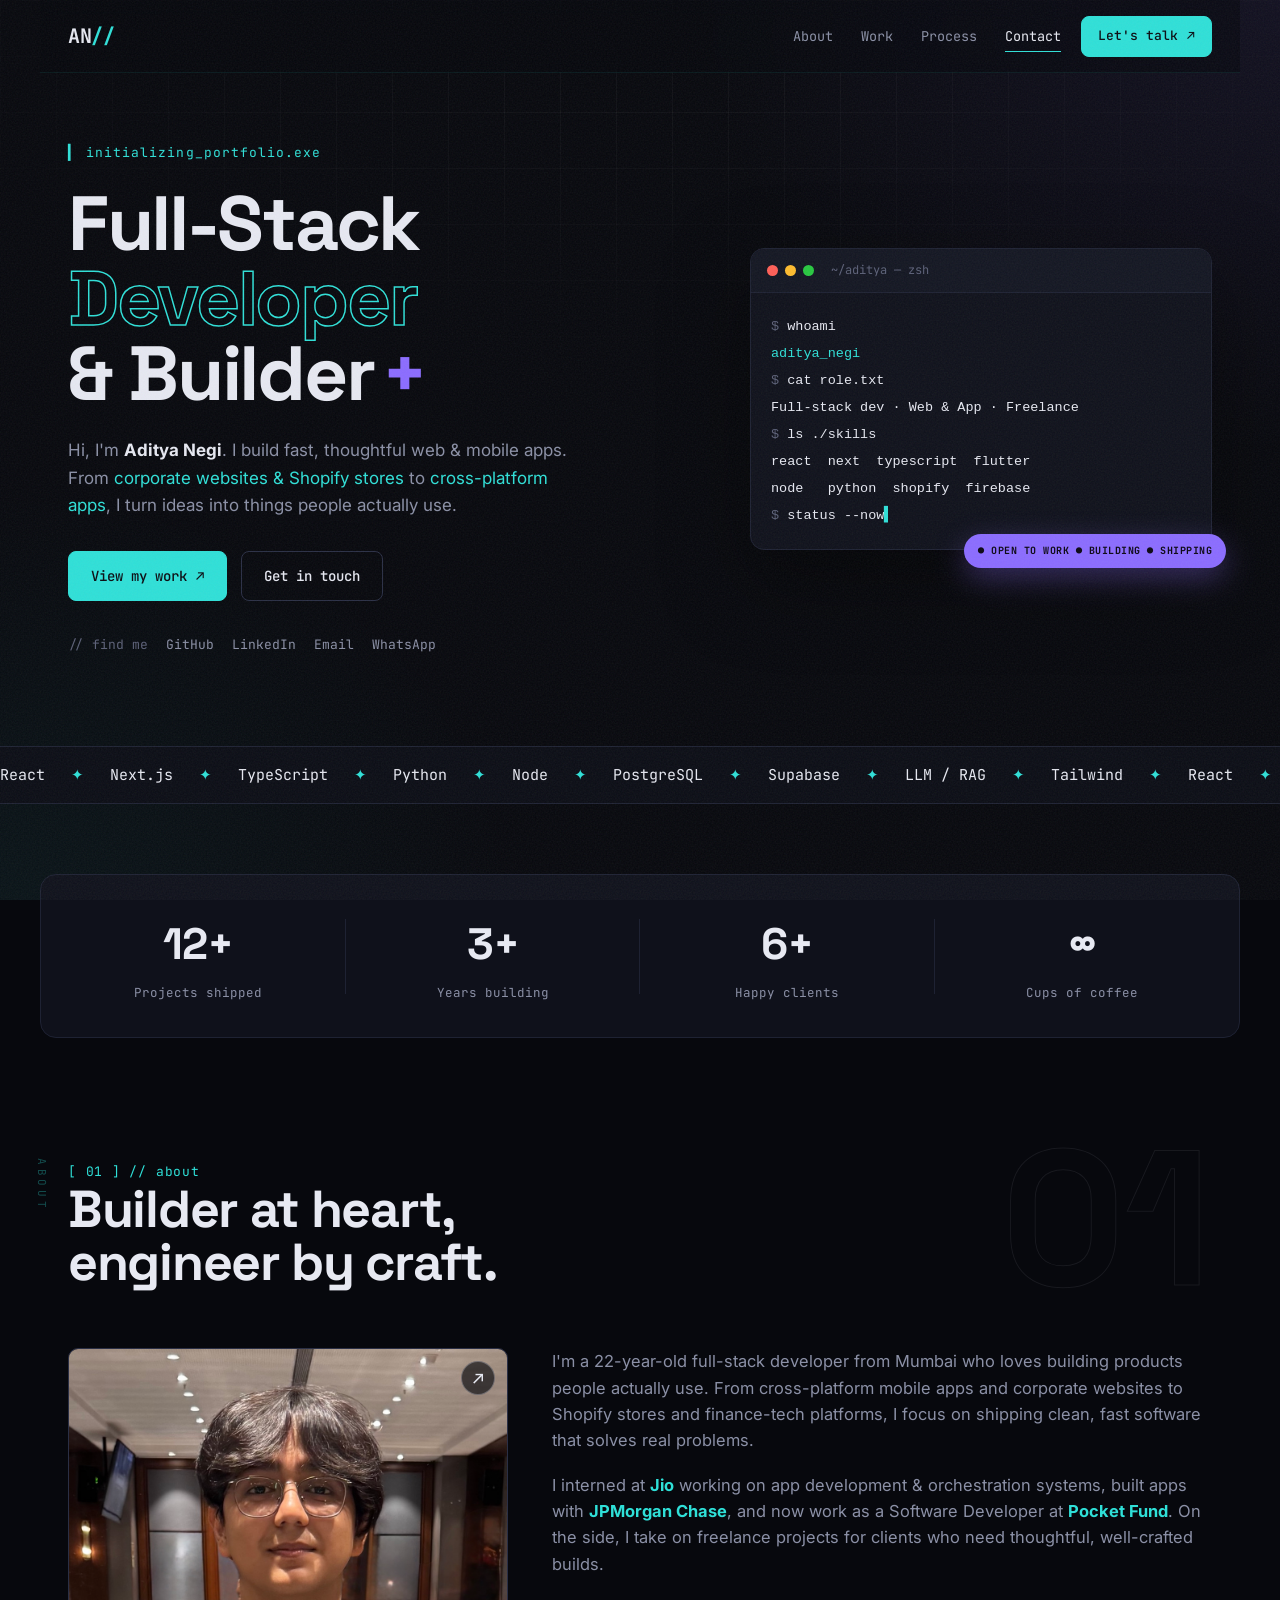
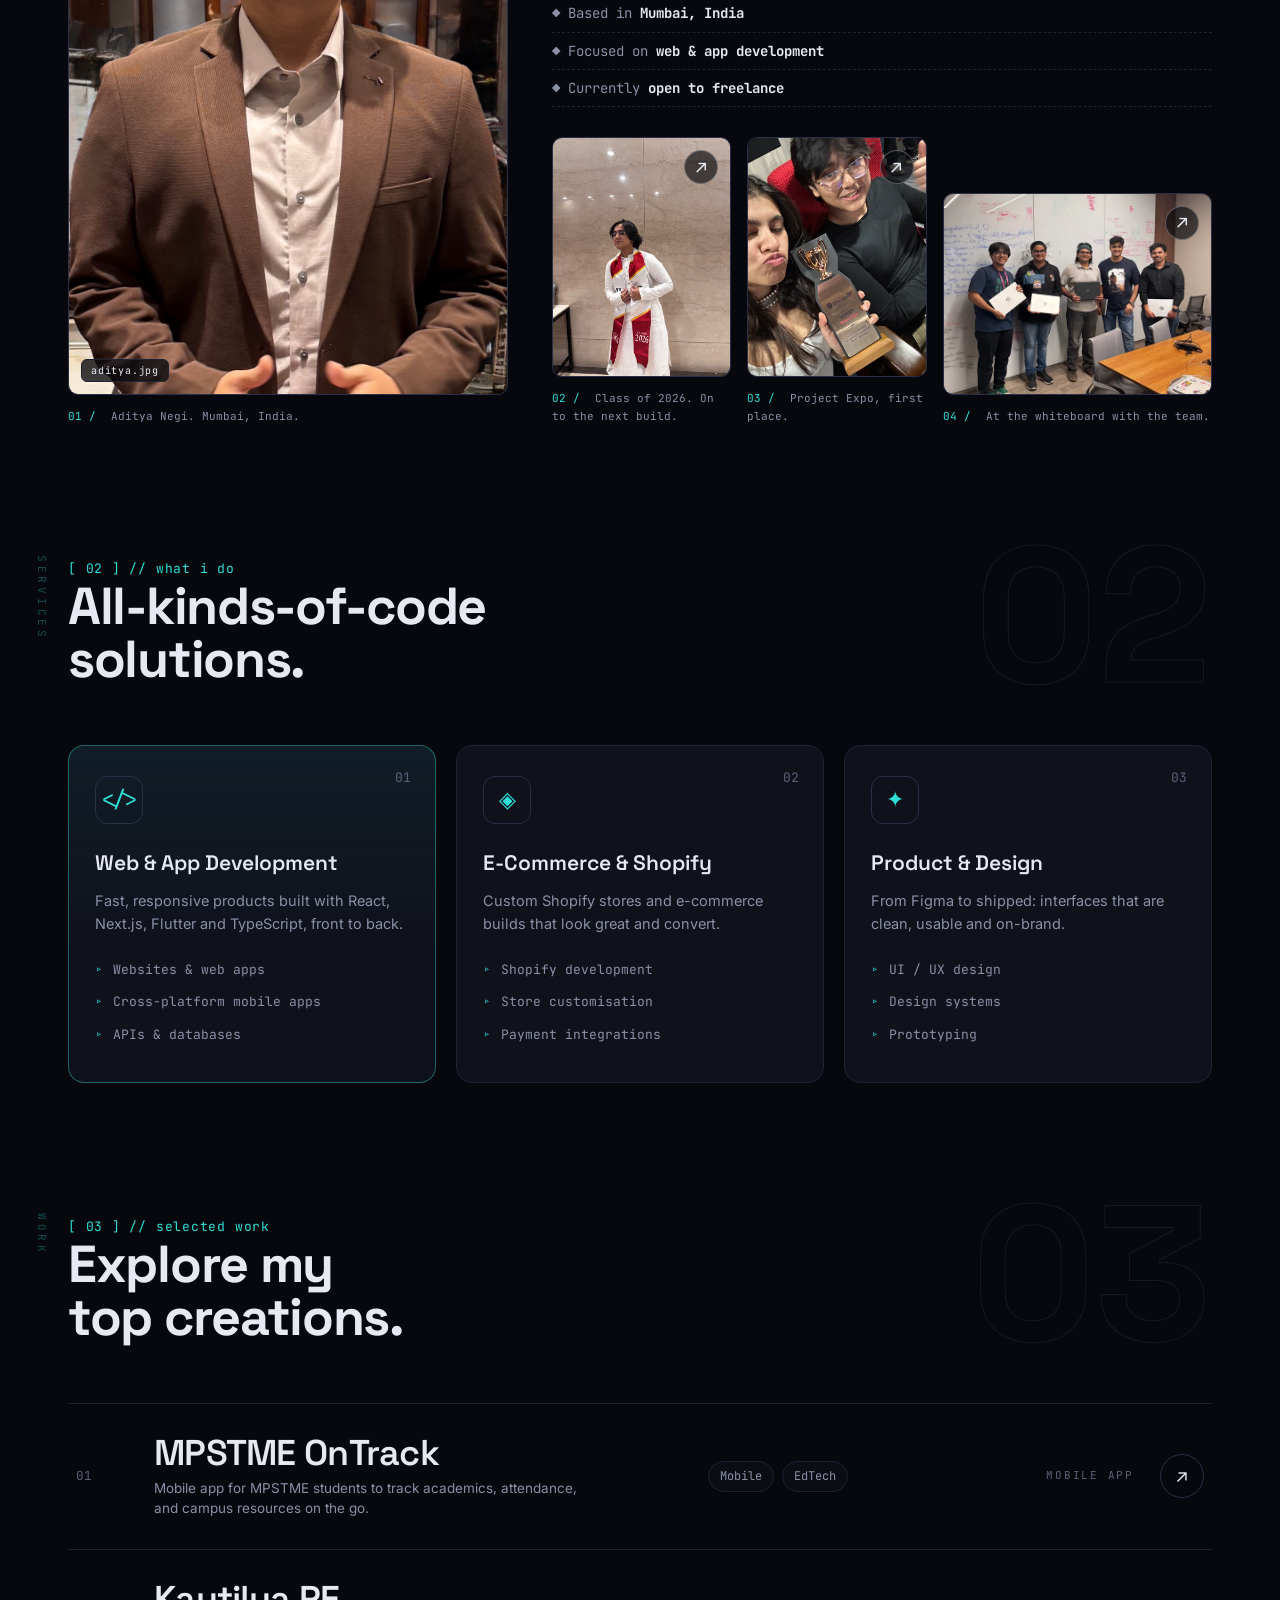
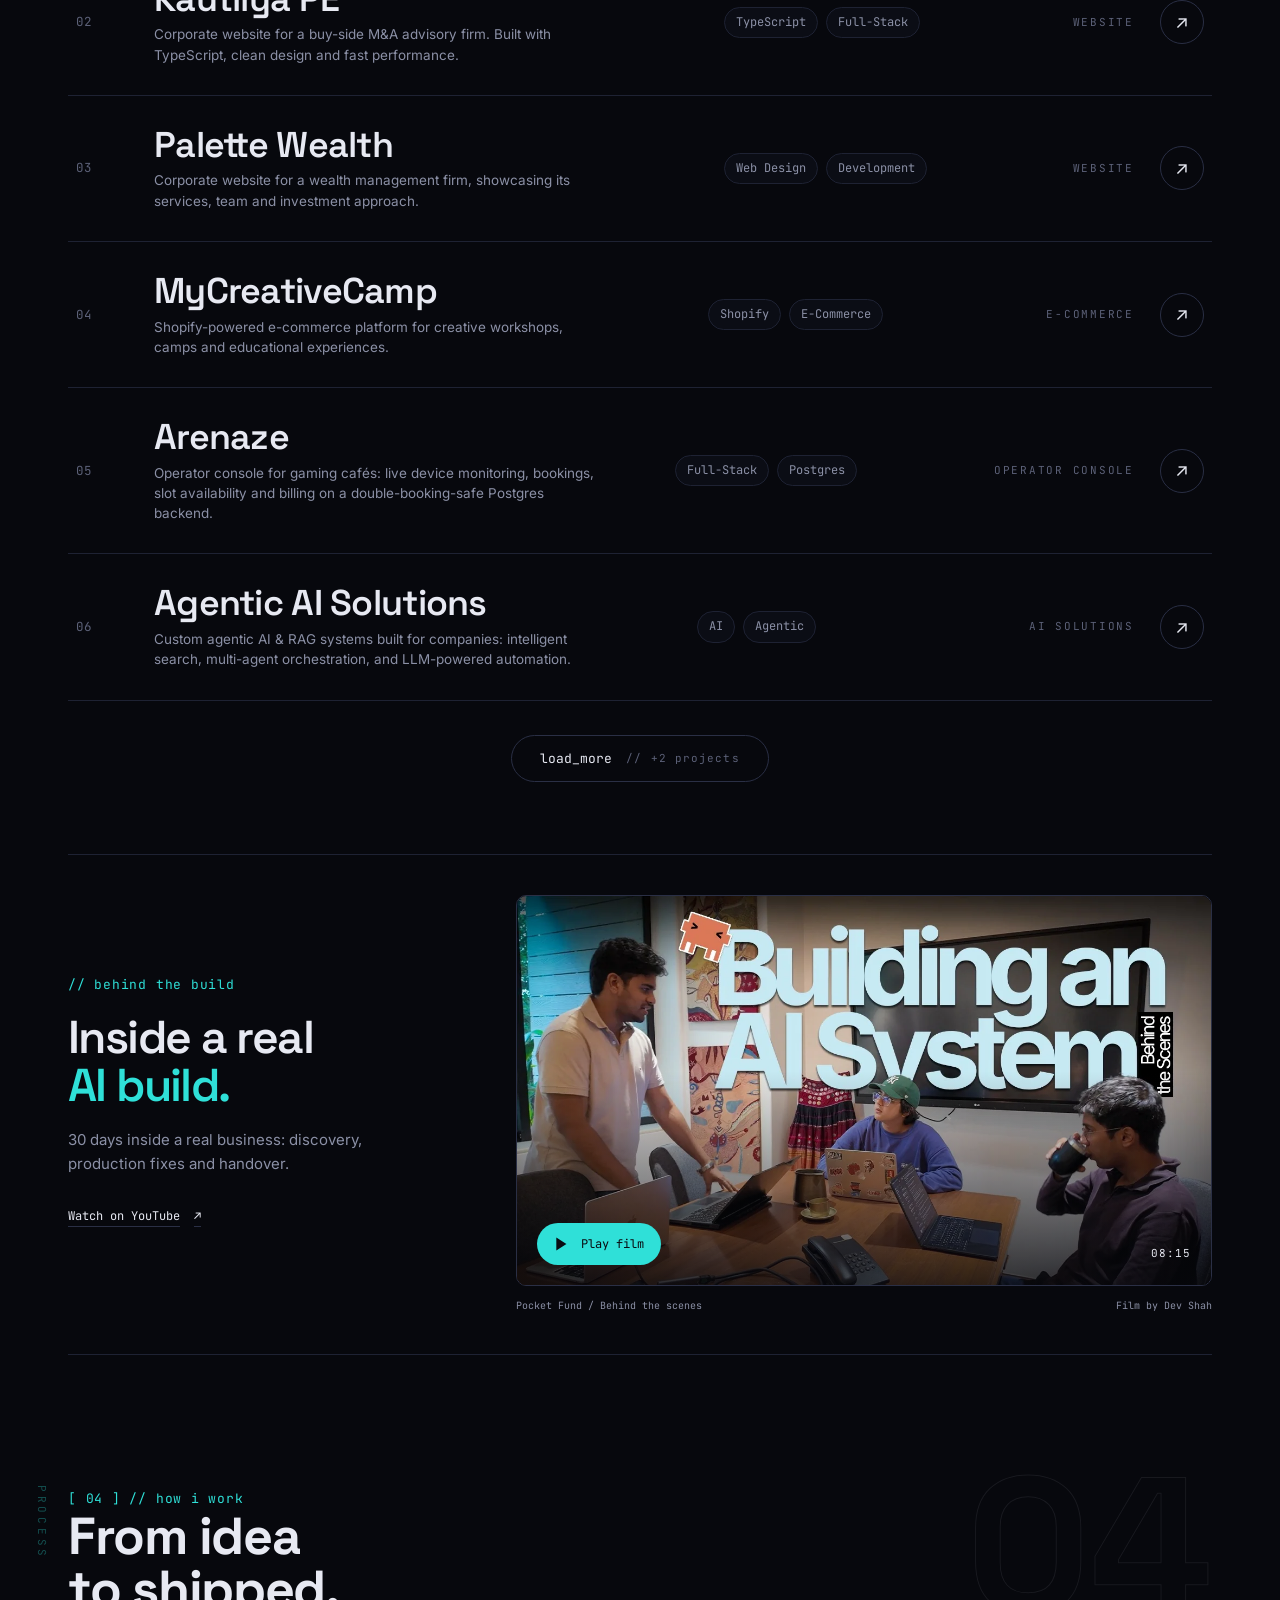
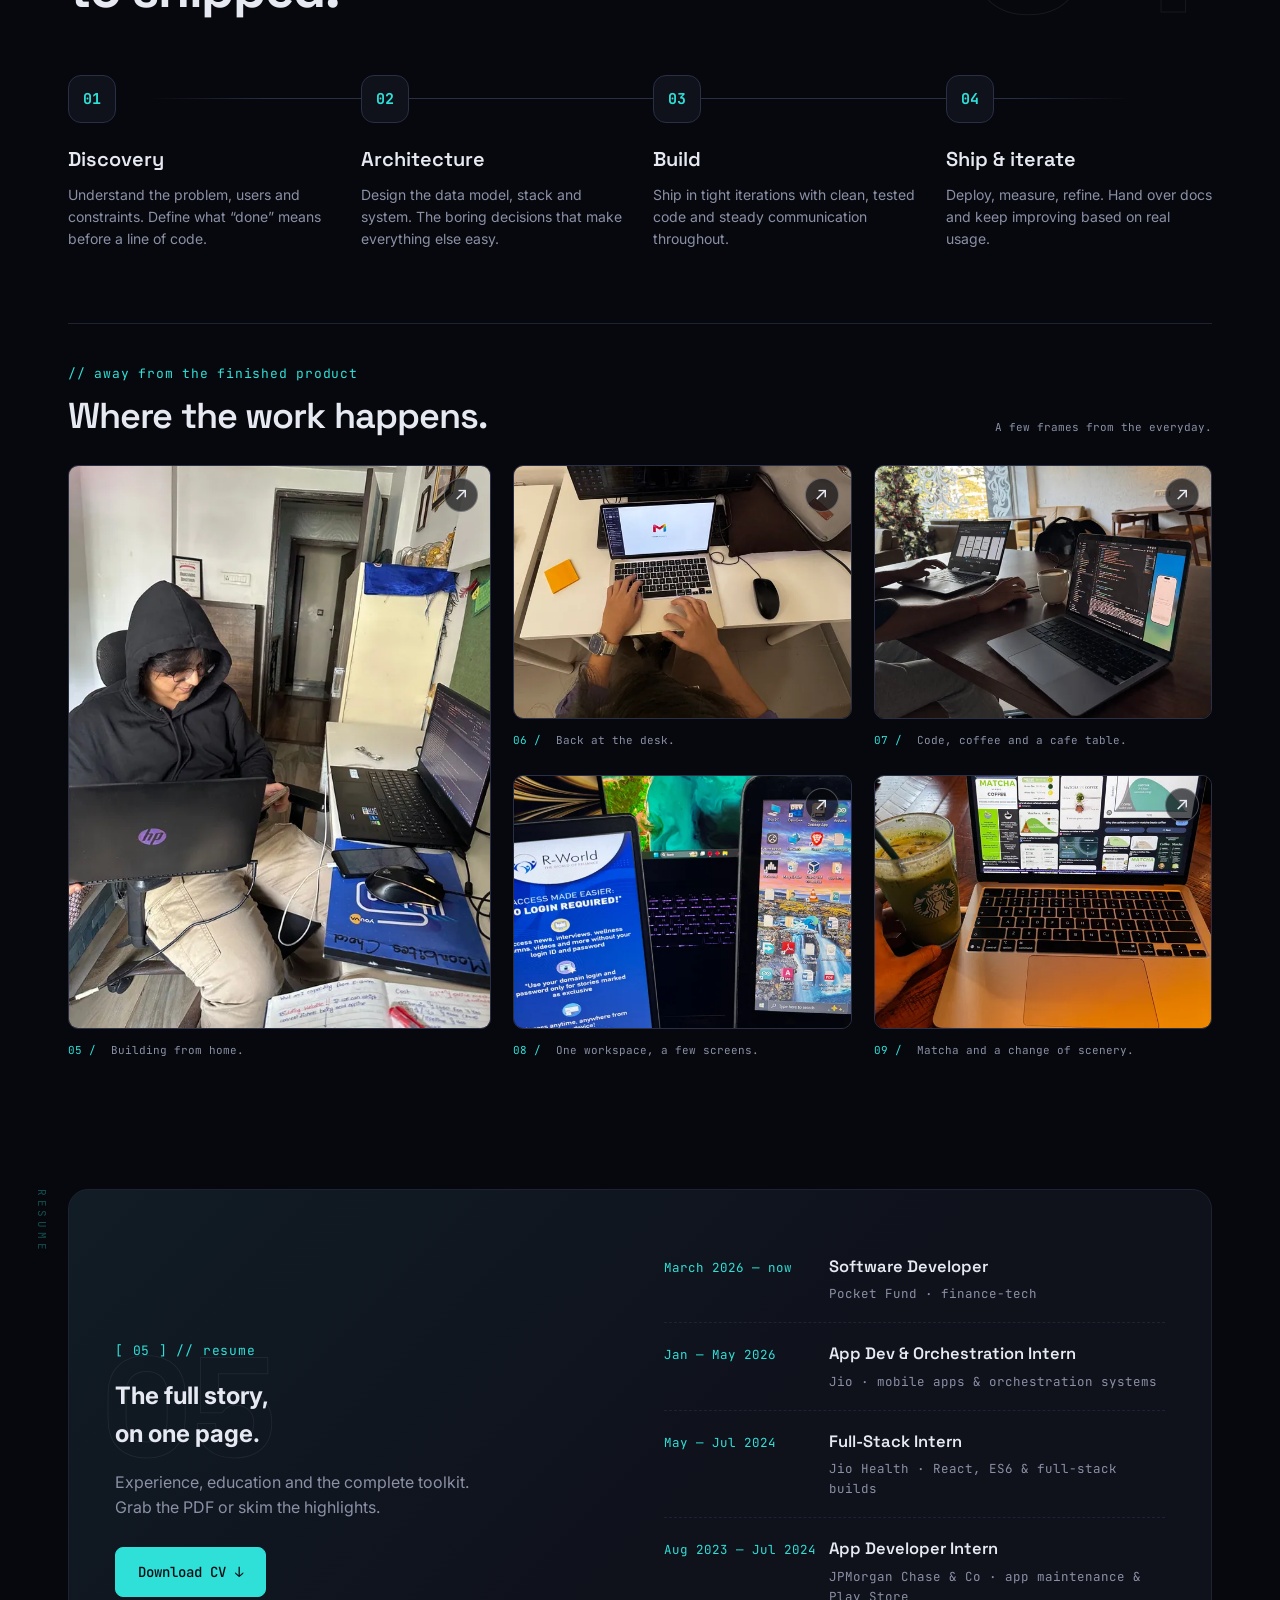
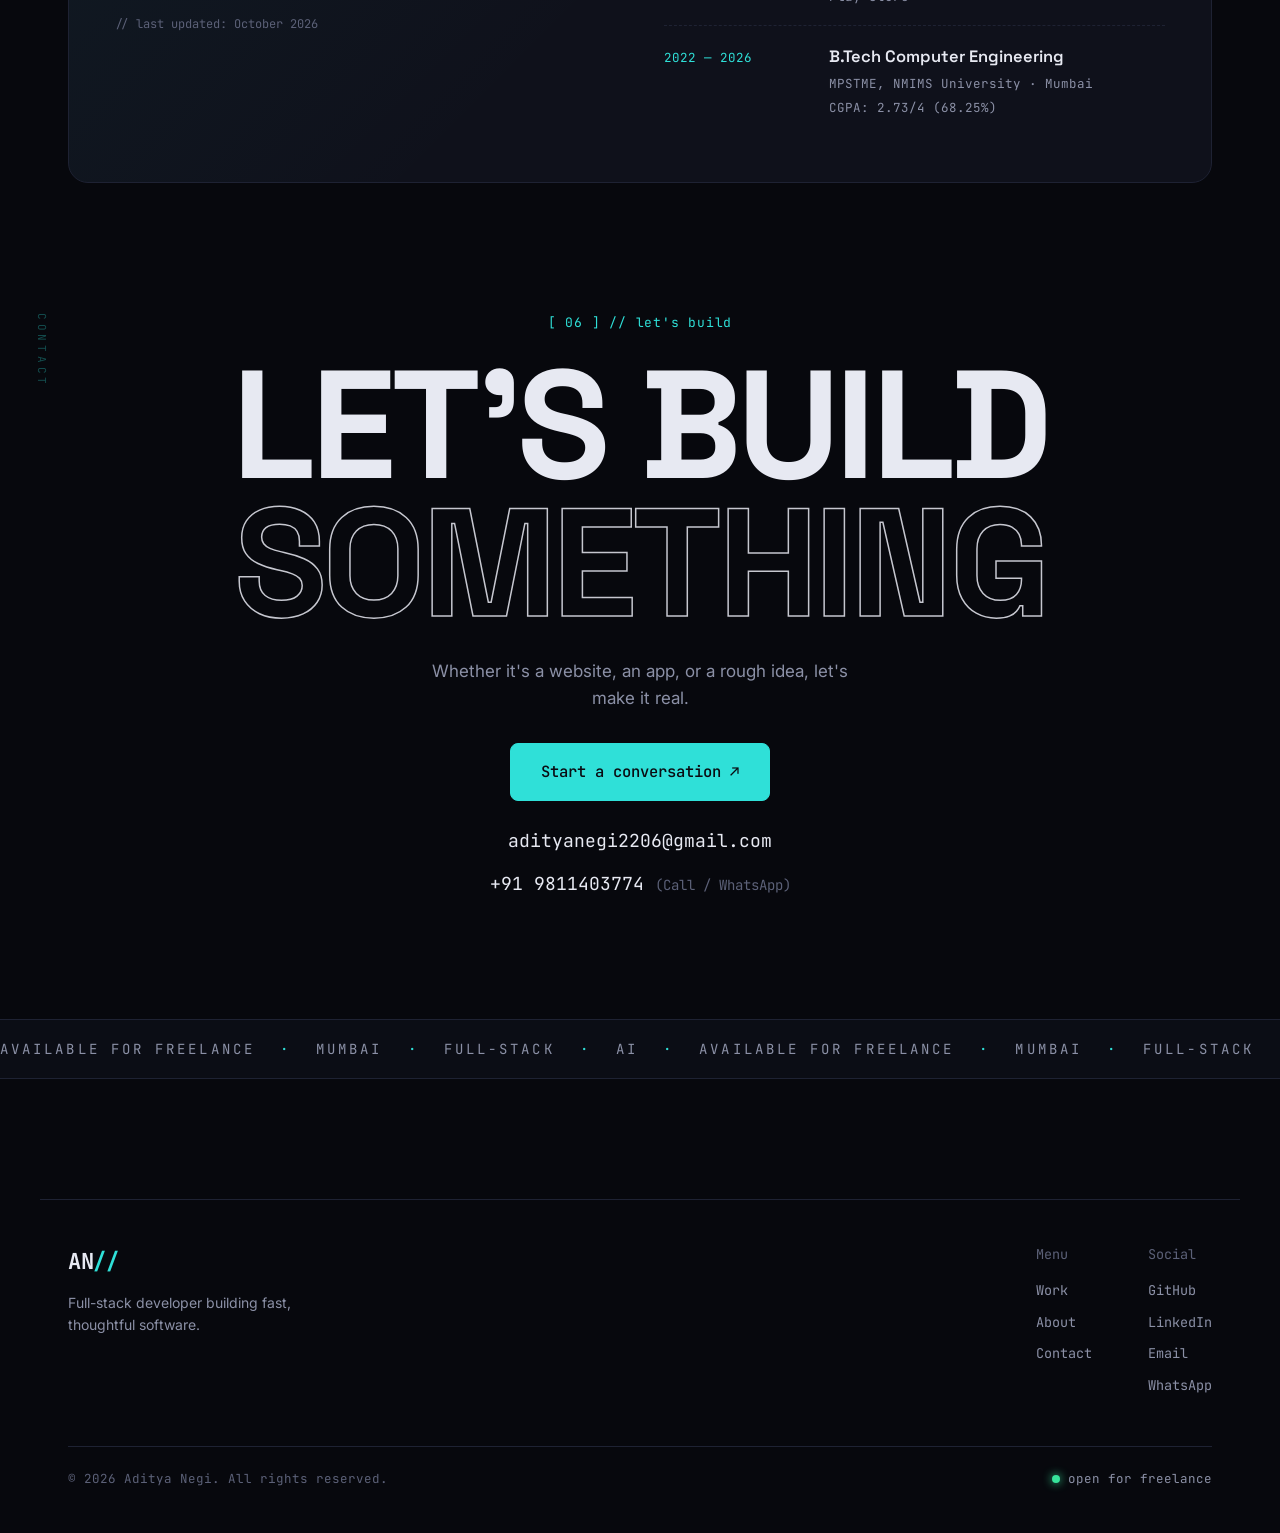
<file: index.html>
<!DOCTYPE html>
<html lang="en">
<head>
<meta charset="utf-8">
<meta name="viewport" content="width=device-width, initial-scale=1">
<title>Aditya Negi · Full-Stack Developer in Mumbai | React, Next.js, Flutter, Shopify</title>
<meta name="description" content="Portfolio of Aditya Negi, a full-stack developer in Mumbai. Specializing in React, Next.js, Flutter, Shopify, and AI Agentic applications.">
<meta name="keywords" content="Aditya Negi, Full-Stack Developer, Web Developer, App Developer, Mumbai, React, Next.js, Flutter, Shopify, Agentic AI, Freelance">
<meta name="author" content="Aditya Negi">
<meta name="robots" content="index, follow, max-image-preview:large">
<link rel="icon" href="favicon.svg" type="image/svg+xml">
<link rel="icon" href="favicon-32.png" sizes="32x32" type="image/png">
<link rel="icon" href="favicon.ico" sizes="any">
<link rel="apple-touch-icon" href="apple-touch-icon.png">
<meta name="theme-color" content="#07080D">
<meta property="og:title" content="Aditya Negi · Full-Stack Developer">
<meta property="og:description" content="Portfolio of Aditya Negi, a full-stack developer in Mumbai. Specializing in React, Next.js, Flutter, Shopify, and AI applications.">
<meta property="og:type" content="website">
<meta property="og:site_name" content="Aditya Negi">
<meta property="og:locale" content="en_IN">
<meta property="og:image" content="https://aditya-negi.com/aditya.jpg">
<meta property="og:image:alt" content="Aditya Negi, full-stack developer">
<meta property="og:url" content="https://aditya-negi.com/">
<link rel="canonical" href="https://aditya-negi.com/">
<meta name="twitter:card" content="summary_large_image">
<meta name="twitter:title" content="Aditya Negi · Full-Stack Developer">
<meta name="twitter:description" content="Portfolio of Aditya Negi, a full-stack developer in Mumbai. Specializing in React, Next.js, Flutter, Shopify, and AI applications.">
<meta name="twitter:image" content="https://aditya-negi.com/aditya.jpg">
<link rel="preconnect" href="https://fonts.googleapis.com">
<link rel="preconnect" href="https://fonts.gstatic.com" crossorigin>
<link href="https://fonts.googleapis.com/css2?family=Space+Grotesk:wght@300..700&family=Inter:wght@400;500;600;700&family=JetBrains+Mono:wght@400;500;700&display=swap" rel="stylesheet">
<link rel="stylesheet" href="styles.css">
<script type="application/ld+json">
{"@context":"https://schema.org","@graph":[
{"@type":"WebSite","@id":"https://aditya-negi.com/#website","url":"https://aditya-negi.com/","name":"Aditya Negi","inLanguage":"en"},
{"@type":"Person","@id":"https://aditya-negi.com/#person","name":"Aditya Negi","url":"https://aditya-negi.com/","image":"https://aditya-negi.com/aditya.jpg","jobTitle":"Full-Stack Developer","email":"mailto:adityanegi2206@gmail.com","address":{"@type":"PostalAddress","addressLocality":"Mumbai","addressCountry":"IN"},"knowsAbout":["React","Next.js","Flutter","Shopify","Agentic AI","Web development","Mobile app development"],"sameAs":["https://www.linkedin.com/in/aditya-negi-9a12a2223/","https://github.com/bmage95"]}
]}
</script>
</head>
<body>
<div class="scroll-progress" aria-hidden="true"></div>

<!-- ============ BACKGROUND FX ============ -->
<div class="bg-grid" aria-hidden="true"></div>
<div class="grain" aria-hidden="true"></div>

<!-- ============ NAV ============ -->
<header class="nav">
  <a href="#top" class="logo">AN<span>//</span></a>
  <nav class="nav-links" id="navLinks">
    <a href="#about">About</a>
    <a href="#work">Work</a>
    <a href="#process">Process</a>
    <a href="#contact">Contact</a>
  </nav>
  <a href="#contact" class="btn btn-sm">Let's talk <span class="arrow">↗</span></a>
  <button class="nav-toggle" id="navToggle" aria-label="Menu"><span class="bar"></span><span class="bar"></span><span class="bar"></span></button>
</header>

<main id="top">

  <!-- ============ HERO ============ -->
  <section class="hero">
    <div class="hero-left">
      <div class="eyebrow"><span class="blink">▍</span> initializing_portfolio.exe</div>
      <h1><span class="h1-line">Full-Stack</span><br><span class="h1-line h1-stroke">Developer</span><br><span class="h1-line">&amp; Builder<span class="plus">+</span></span></h1>
      <p class="hero-sub">Hi, I'm <b>Aditya Negi</b>. I build fast, thoughtful web &amp; mobile apps.
        From <span class="hl">corporate websites &amp; Shopify stores</span> to <span class="hl">cross-platform apps</span>, I turn ideas into things people actually use.</p>
      <div class="hero-cta">
        <a href="#work" class="btn">View my work <span class="arrow">↗</span></a>
        <a href="#contact" class="btn btn-ghost">Get in touch</a>
      </div>
      <div class="socials">
        <span class="socials-label">// find me</span>
        <a href="https://github.com/bmage95" target="_blank" rel="me noopener">GitHub</a><a href="https://www.linkedin.com/in/aditya-negi-9a12a2223/" target="_blank" rel="me noopener" aria-label="Aditya Negi on LinkedIn">LinkedIn</a><a href="mailto:adityanegi2206@gmail.com">Email</a><a href="https://wa.me/919811403774" target="_blank" rel="noopener">WhatsApp</a>
      </div>
    </div>

    <div class="hero-right">
      <div class="terminal">
        <div class="term-bar">
          <span class="dot"></span><span class="dot"></span><span class="dot"></span>
          <span class="term-title">~/aditya — zsh</span>
        </div>
        <pre class="term-body"><code id="termCode"><span class="c-mute">$</span> whoami
<span class="c-acc">aditya_negi</span>
<span class="c-mute">$</span> cat role.txt
<span class="c-txt">Full-stack dev · Web &amp; App · Freelance</span>
<span class="c-mute">$</span> ls ./skills
<span class="c-txt">react  next  typescript  flutter
node   python  shopify  firebase</span>
<span class="c-mute">$</span> status --now
<span class="c-ok">● open for freelance</span>
<span class="c-mute">$</span> <span class="blink">▍</span></code></pre>
      </div>
      <div class="badge-spin">
        <span>● OPEN TO WORK ● BUILDING ● SHIPPING </span>
      </div>
    </div>
  </section>

  <!-- ============ TICKER ============ -->
  <div class="ticker">
    <div class="ticker-track">
      <div class="ticker-content">
        <span>React</span><i>✦</i><span>Next.js</span><i>✦</i><span>TypeScript</span><i>✦</i><span>Python</span><i>✦</i><span>Node</span><i>✦</i><span>PostgreSQL</span><i>✦</i><span>Supabase</span><i>✦</i><span>LLM / RAG</span><i>✦</i><span>Tailwind</span><i>✦</i>
        <span>React</span><i>✦</i><span>Next.js</span><i>✦</i><span>TypeScript</span><i>✦</i><span>Python</span><i>✦</i><span>Node</span><i>✦</i><span>PostgreSQL</span><i>✦</i><span>Supabase</span><i>✦</i><span>LLM / RAG</span><i>✦</i><span>Tailwind</span><i>✦</i>
        <span>React</span><i>✦</i><span>Next.js</span><i>✦</i><span>TypeScript</span><i>✦</i><span>Python</span><i>✦</i><span>Node</span><i>✦</i><span>PostgreSQL</span><i>✦</i><span>Supabase</span><i>✦</i><span>LLM / RAG</span><i>✦</i><span>Tailwind</span><i>✦</i>
        <span>React</span><i>✦</i><span>Next.js</span><i>✦</i><span>TypeScript</span><i>✦</i><span>Python</span><i>✦</i><span>Node</span><i>✦</i><span>PostgreSQL</span><i>✦</i><span>Supabase</span><i>✦</i><span>LLM / RAG</span><i>✦</i><span>Tailwind</span><i>✦</i>
      </div>
      <div class="ticker-content" aria-hidden="true">
        <span>React</span><i>✦</i><span>Next.js</span><i>✦</i><span>TypeScript</span><i>✦</i><span>Python</span><i>✦</i><span>Node</span><i>✦</i><span>PostgreSQL</span><i>✦</i><span>Supabase</span><i>✦</i><span>LLM / RAG</span><i>✦</i><span>Tailwind</span><i>✦</i>
        <span>React</span><i>✦</i><span>Next.js</span><i>✦</i><span>TypeScript</span><i>✦</i><span>Python</span><i>✦</i><span>Node</span><i>✦</i><span>PostgreSQL</span><i>✦</i><span>Supabase</span><i>✦</i><span>LLM / RAG</span><i>✦</i><span>Tailwind</span><i>✦</i>
        <span>React</span><i>✦</i><span>Next.js</span><i>✦</i><span>TypeScript</span><i>✦</i><span>Python</span><i>✦</i><span>Node</span><i>✦</i><span>PostgreSQL</span><i>✦</i><span>Supabase</span><i>✦</i><span>LLM / RAG</span><i>✦</i><span>Tailwind</span><i>✦</i>
        <span>React</span><i>✦</i><span>Next.js</span><i>✦</i><span>TypeScript</span><i>✦</i><span>Python</span><i>✦</i><span>Node</span><i>✦</i><span>PostgreSQL</span><i>✦</i><span>Supabase</span><i>✦</i><span>LLM / RAG</span><i>✦</i><span>Tailwind</span><i>✦</i>
      </div>
    </div>
  </div>

  <!-- ============ STATS ============ -->
  <section class="stats reveal">
    <div class="stat"><div class="num" data-target="12">12+</div><div class="lbl">Projects shipped</div></div>
    <div class="stat"><div class="num" data-target="3">3+</div><div class="lbl">Years building</div></div>
    <div class="stat"><div class="num" data-target="6">6+</div><div class="lbl">Happy clients</div></div>
    <div class="stat"><div class="num">∞</div><div class="lbl">Cups of coffee</div></div>
  </section>

  <!-- ============ ABOUT ============ -->
  <section class="about reveal" id="about">
    <span class="side-label" aria-hidden="true">about</span>
    <div class="section-head">
      <span class="ghost-n" aria-hidden="true">01</span>
      <span class="tag">[ 01 ] // about</span>
      <h2>Builder at heart,<br>engineer by craft.</h2>
    </div>
    <div class="about-grid">
      <figure class="about-portrait">
        <button type="button" class="photo-open about-photo" data-photo="aditya.jpg" data-caption="Aditya Negi. Mumbai, India." aria-label="View Aditya's portrait">
          <img src="aditya.jpg" alt="Aditya Negi wearing a brown blazer" class="photo-img" width="1200" height="1600" loading="lazy" decoding="async">
          <span class="photo-tag" aria-hidden="true">aditya.jpg</span>
          <span class="photo-expand" aria-hidden="true">↗</span>
        </button>
        <figcaption class="photo-caption"><span>01 /</span> Aditya Negi. Mumbai, India.</figcaption>
      </figure>
      <div class="about-text">
        <p>I'm a 22-year-old full-stack developer from Mumbai who loves building products people actually use. From
        cross-platform mobile apps and corporate websites to Shopify stores and
        finance-tech platforms, I focus on shipping clean, fast software that solves real problems.</p>
        <p>I interned at <b class="hl">Jio</b> working on app development &amp; orchestration systems, built apps with
        <b class="hl">JPMorgan Chase</b>, and now work as a Software Developer at <b class="hl">Pocket Fund</b>. On the side,
        I take on freelance projects for clients who need thoughtful, well-crafted builds.</p>

        <ul class="about-list">
          <li>◆ Based in <b>Mumbai, India</b></li>
          <li>◆ Focused on <b>web &amp; app development</b></li>
          <li>◆ Currently <b>open to freelance</b></li>
        </ul>
        <div class="about-moments">
          <figure class="moment-graduation">
            <button type="button" class="photo-open" data-photo="media/graduation.webp" data-caption="Class of 2026. On to the next build." aria-label="View graduation portrait">
              <img src="media/graduation-small.webp" srcset="media/graduation-small.webp 600w, media/graduation.webp 1200w" sizes="(max-width: 600px) 50vw, 20vw" alt="Aditya at graduation, wearing the NMIMS Class of 2026 stole" width="1200" height="1600" loading="lazy" decoding="async">
              <span class="photo-expand" aria-hidden="true">↗</span>
            </button>
            <figcaption class="photo-caption"><span>02 /</span> Class of 2026. On to the next build.</figcaption>
          </figure>
          <figure class="moment-award">
            <button type="button" class="photo-open" data-photo="media/project-expo.webp" data-caption="Project Expo, first place." aria-label="View Project Expo winner photo">
              <img src="media/project-expo-small.webp" srcset="media/project-expo-small.webp 600w, media/project-expo.webp 1200w" sizes="(max-width: 900px) 40vw, 22vw" alt="Aditya and a teammate with the Project Expo winner trophy" width="1200" height="1600" loading="lazy" decoding="async">
              <span class="photo-expand" aria-hidden="true">↗</span>
            </button>
            <figcaption class="photo-caption"><span>03 /</span> Project Expo, first place.</figcaption>
          </figure>
          <figure class="moment-team">
            <button type="button" class="photo-open" data-photo="media/team-whiteboard.webp" data-caption="At the whiteboard with the team." aria-label="View team photo">
              <img src="media/team-whiteboard-small.webp" srcset="media/team-whiteboard-small.webp 600w, media/team-whiteboard.webp 1200w" sizes="(max-width: 900px) 50vw, 30vw" alt="Five teammates holding laptops in front of a whiteboard" width="1200" height="1600" loading="lazy" decoding="async">
              <span class="photo-expand" aria-hidden="true">↗</span>
            </button>
            <figcaption class="photo-caption"><span>04 /</span> At the whiteboard with the team.</figcaption>
          </figure>
        </div>
      </div>
    </div>
  </section>

  <!-- ============ SERVICES ============ -->
  <section class="services reveal" id="services">
    <span class="side-label" aria-hidden="true">services</span>
    <div class="section-head">
      <span class="ghost-n" aria-hidden="true">02</span>
      <span class="tag">[ 02 ] // what i do</span>
      <h2>All-kinds-of-code<br>solutions.</h2>
    </div>
    <div class="cards">
      <article class="card card-hot">
        <div class="card-ic">&lt;/&gt;</div>
        <h3>Web &amp; App Development</h3>
        <p>Fast, responsive products built with React, Next.js, Flutter and TypeScript, front to back.</p>
        <ul><li>Websites &amp; web apps</li><li>Cross-platform mobile apps</li><li>APIs &amp; databases</li></ul>
        <span class="card-n">01</span>
      </article>
      <article class="card">
        <div class="card-ic">◈</div>
        <h3>E-Commerce &amp; Shopify</h3>
        <p>Custom Shopify stores and e-commerce builds that look great and convert.</p>
        <ul><li>Shopify development</li><li>Store customisation</li><li>Payment integrations</li></ul>
        <span class="card-n">02</span>
      </article>
      <article class="card">
        <div class="card-ic">✦</div>
        <h3>Product &amp; Design</h3>
        <p>From Figma to shipped: interfaces that are clean, usable and on-brand.</p>
        <ul><li>UI / UX design</li><li>Design systems</li><li>Prototyping</li></ul>
        <span class="card-n">03</span>
      </article>
    </div>
  </section>


  <!-- ============ WORK ============ -->
  <section class="work reveal" id="work">
    <span class="side-label" aria-hidden="true">work</span>
    <div class="section-head">
      <span class="ghost-n" aria-hidden="true">03</span>
      <span class="tag">[ 03 ] // selected work</span>
      <h2>Explore my<br>top creations.</h2>
    </div>
    <div class="proj-list">
      <button type="button" onclick="openModal('ontrack-demo.mp4')" class="proj-row" data-preview="ontrack.jpg">
        <img class="proj-row-thumb" src="ontrack.jpg" alt="MPSTME OnTrack mobile app" loading="lazy">
        <span class="proj-row-idx" aria-hidden="true">01</span>
        <div class="proj-row-main">
          <h3>MPSTME OnTrack</h3>
          <p class="proj-row-desc">Mobile app for MPSTME students to track academics, attendance, and campus resources on the go.</p>
        </div>
        <div class="proj-row-tags"><span>Mobile</span><span>EdTech</span></div>
        <span class="proj-row-type">MOBILE APP</span>
        <span class="proj-link" aria-hidden="true">↗</span>
      </button>
      <a href="https://kautilya.pe" target="_blank" rel="noopener" class="proj-row" data-preview="kautilya.jpg">
        <img class="proj-row-thumb" src="kautilya.jpg" alt="Kautilya PE website" loading="lazy">
        <span class="proj-row-idx" aria-hidden="true">02</span>
        <div class="proj-row-main">
          <h3>Kautilya PE</h3>
          <p class="proj-row-desc">Corporate website for a buy-side M&amp;A advisory firm. Built with TypeScript, clean design and fast performance.</p>
        </div>
        <div class="proj-row-tags"><span>TypeScript</span><span>Full-Stack</span></div>
        <span class="proj-row-type">WEBSITE</span>
        <span class="proj-link" aria-hidden="true">↗</span>
      </a>
      <a href="https://palettewealth.com" target="_blank" rel="noopener" class="proj-row" data-preview="palettewealth.jpg">
        <img class="proj-row-thumb" src="palettewealth.jpg" alt="Palette Wealth website" loading="lazy">
        <span class="proj-row-idx" aria-hidden="true">03</span>
        <div class="proj-row-main">
          <h3>Palette Wealth</h3>
          <p class="proj-row-desc">Corporate website for a wealth management firm, showcasing its services, team and investment approach.</p>
        </div>
        <div class="proj-row-tags"><span>Web Design</span><span>Development</span></div>
        <span class="proj-row-type">WEBSITE</span>
        <span class="proj-link" aria-hidden="true">↗</span>
      </a>
      <a href="https://mycreativecamp.com" target="_blank" rel="noopener" class="proj-row" data-preview="mcc.jpg">
        <img class="proj-row-thumb" src="mcc.jpg" alt="MyCreativeCamp Shopify store" loading="lazy">
        <span class="proj-row-idx" aria-hidden="true">04</span>
        <div class="proj-row-main">
          <h3>MyCreativeCamp</h3>
          <p class="proj-row-desc">Shopify-powered e-commerce platform for creative workshops, camps and educational experiences.</p>
        </div>
        <div class="proj-row-tags"><span>Shopify</span><span>E-Commerce</span></div>
        <span class="proj-row-type">E-COMMERCE</span>
        <span class="proj-link" aria-hidden="true">↗</span>
      </a>
      <a href="https://arenaze.com" target="_blank" rel="noopener" class="proj-row" data-preview="arenaze.jpg">
        <img class="proj-row-thumb" src="arenaze.jpg" alt="Arenaze platform" loading="lazy">
        <span class="proj-row-idx" aria-hidden="true">05</span>
        <div class="proj-row-main">
          <h3>Arenaze</h3>
          <p class="proj-row-desc">Operator console for gaming cafés: live device monitoring, bookings, slot availability and billing on a double-booking-safe Postgres backend.</p>
        </div>
        <div class="proj-row-tags"><span>Full-Stack</span><span>Postgres</span></div>
        <span class="proj-row-type">OPERATOR CONSOLE</span>
        <span class="proj-link" aria-hidden="true">↗</span>
      </a>
      <a href="agentic.html" class="proj-row" data-preview="ai_project.jpg">
        <img class="proj-row-thumb" src="ai_project.jpg" alt="Agentic AI solutions" loading="lazy">
        <span class="proj-row-idx" aria-hidden="true">06</span>
        <div class="proj-row-main">
          <h3>Agentic AI Solutions</h3>
          <p class="proj-row-desc">Custom agentic AI &amp; RAG systems built for companies: intelligent search, multi-agent orchestration, and LLM-powered automation.</p>
        </div>
        <div class="proj-row-tags"><span>AI</span><span>Agentic</span></div>
        <span class="proj-row-type">AI SOLUTIONS</span>
        <span class="proj-link" aria-hidden="true">↗</span>
      </a>
      <a href="https://avise.io" target="_blank" rel="noopener" class="proj-row proj-row-more" data-preview="avise.jpg" hidden>
        <img class="proj-row-thumb" src="avise.jpg" alt="Avise deal flow platform website" loading="lazy">
        <span class="proj-row-idx" aria-hidden="true">07</span>
        <div class="proj-row-main">
          <h3>Avise (PE OS)</h3>
          <p class="proj-row-desc">Deal flow platform for private equity teams and search funds: pipelines, CRM, data rooms and AI-powered financial analysis.</p>
        </div>
        <div class="proj-row-tags"><span>AI</span><span>FinTech</span></div>
        <span class="proj-row-type">SAAS PLATFORM</span>
        <span class="proj-link" aria-hidden="true">↗</span>
      </a>
      <a href="https://play.google.com/store/apps/details?id=com.team_vision.audio_library&amp;hl=en_IN" target="_blank" rel="noopener" class="proj-row proj-row-more" data-preview="teamvision.jpg" hidden>
        <img class="proj-row-thumb" src="teamvision.jpg" alt="Team Vision Audio Library" loading="lazy">
        <span class="proj-row-idx" aria-hidden="true">08</span>
        <div class="proj-row-main">
          <h3>Team Vision Audio Library</h3>
          <p class="proj-row-desc">Audiobook library for the visually challenged, built for the Team Vision Foundation NGO through JPMorgan's Code for Good. 4.9★ on the Play Store, 1K+ downloads.</p>
        </div>
        <div class="proj-row-tags"><span>Mobile</span><span>Accessibility</span></div>
        <span class="proj-row-type">MOBILE APP</span>
        <span class="proj-link" aria-hidden="true">↗</span>
      </a>
    </div>
    <button type="button" class="proj-more-btn" id="projMore">load_more<span class="proj-more-count">// +2 projects</span></button>
    <div class="build-feature" id="build-film">
      <div class="build-feature-copy">
        <span class="tag">// behind the build</span>
        <h3>Inside a real<br> <span>AI build.</span></h3>
        <p>30 days inside a real business: discovery, production fixes and handover.</p>
        <a class="film-source" href="https://www.youtube.com/watch?v=mDxeUnbUOn0" target="_blank" rel="noopener">Watch on YouTube <span aria-hidden="true">↗</span></a>
      </div>
      <figure class="build-film">
        <div class="film-player" id="buildFilmPlayer">
          <button type="button" class="film-poster" id="playBuildFilm" aria-label="Play How We Built a Custom AI System for a Real Business, 8 minutes 15 seconds">
            <img src="media/ai-build-poster.webp" alt="The team working around laptops during a business AI build" width="1280" height="720" loading="lazy" decoding="async">
            <span class="film-play"><svg viewBox="0 0 24 24" aria-hidden="true"><path d="M8 5v14l11-7z" fill="currentColor"/></svg><span>Play film</span></span>
            <span class="film-duration" aria-hidden="true">08:15</span>
          </button>
        </div>
        <figcaption class="film-caption"><span>Pocket Fund / Behind the scenes</span><span>Film by Dev Shah</span></figcaption>
        <noscript><p><a href="https://www.youtube.com/watch?v=mDxeUnbUOn0">Watch the film on YouTube ↗</a></p></noscript>
      </figure>
    </div>
  </section>

  <!-- cursor-following project preview (pointer:fine only) -->
  <div class="proj-preview" aria-hidden="true"><img alt=""></div>

  <!-- ============ PROCESS ============ -->
  <section class="process reveal" id="process">
    <span class="side-label" aria-hidden="true">process</span>
    <div class="section-head">
      <span class="ghost-n" aria-hidden="true">04</span>
      <span class="tag">[ 04 ] // how i work</span>
      <h2>From idea<br>to shipped.</h2>
    </div>
    <div class="proc-flow">
      <div class="proc-step">
        <div class="proc-node">01</div>
        <h3>Discovery</h3>
        <p>Understand the problem, users and constraints. Define what “done” means before a line of code.</p>
      </div>
      <div class="proc-step">
        <div class="proc-node">02</div>
        <h3>Architecture</h3>
        <p>Design the data model, stack and system. The boring decisions that make everything else easy.</p>
      </div>
      <div class="proc-step">
        <div class="proc-node">03</div>
        <h3>Build</h3>
        <p>Ship in tight iterations with clean, tested code and steady communication throughout.</p>
      </div>
      <div class="proc-step">
        <div class="proc-node">04</div>
        <h3>Ship &amp; iterate</h3>
        <p>Deploy, measure, refine. Hand over docs and keep improving based on real usage.</p>
      </div>
    </div>
    <div class="workspace" id="in-between">
      <div class="workspace-head">
        <div><span class="tag">// away from the finished product</span><h3>Where the work happens.</h3></div>
        <span class="workspace-note">A few frames from the everyday.</span>
      </div>
      <div class="workspace-grid">
        <figure class="workspace-lead">
          <button type="button" class="photo-open" data-photo="media/home-build.webp" data-caption="Building from home." aria-label="View home workspace photo">
            <img src="media/home-build.webp" srcset="media/home-build-small.webp 600w, media/home-build.webp 1200w" sizes="(max-width: 600px) calc(100vw - 40px), (max-width: 900px) 50vw, 40vw" alt="Aditya in a black hoodie working with two laptops at home" width="1200" height="1600" loading="lazy" decoding="async">
            <span class="photo-expand" aria-hidden="true">↗</span>
          </button>
          <figcaption class="photo-caption"><span>05 /</span> Building from home.</figcaption>
        </figure>
        <figure class="workspace-desk">
          <button type="button" class="photo-open" data-photo="media/at-the-desk.webp" data-caption="Back at the desk." aria-label="View desk setup photo">
            <img src="media/at-the-desk-small.webp" srcset="media/at-the-desk-small.webp 600w, media/at-the-desk.webp 1200w" sizes="(max-width: 600px) 50vw, 30vw" alt="An overhead view of a laptop, monitor and hands at the keyboard" width="1200" height="1600" loading="lazy" decoding="async">
            <span class="photo-expand" aria-hidden="true">↗</span>
          </button>
          <figcaption class="photo-caption"><span>06 /</span> Back at the desk.</figcaption>
        </figure>
        <figure class="workspace-cafe">
          <button type="button" class="photo-open" data-photo="media/cafe-build.webp" data-caption="Code, coffee and a cafe table." aria-label="View cafe coding photo">
            <img src="media/cafe-build-small.webp" srcset="media/cafe-build-small.webp 600w, media/cafe-build.webp 1200w" sizes="(max-width: 600px) 50vw, 30vw" alt="Laptops with code and a mobile app simulator at a cafe table" width="1200" height="1600" loading="lazy" decoding="async">
            <span class="photo-expand" aria-hidden="true">↗</span>
          </button>
          <figcaption class="photo-caption"><span>07 /</span> Code, coffee and a cafe table.</figcaption>
        </figure>
        <figure class="workspace-screens">
          <button type="button" class="photo-open" data-photo="media/many-screens.webp" data-caption="One workspace, a few screens." aria-label="View workspace screens photo">
            <img src="media/many-screens-small.webp" srcset="media/many-screens-small.webp 600w, media/many-screens.webp 1200w" sizes="(max-width: 600px) 50vw, 30vw" alt="A desk with several computers and a bright green display" width="1200" height="1600" loading="lazy" decoding="async">
            <span class="photo-expand" aria-hidden="true">↗</span>
          </button>
          <figcaption class="photo-caption"><span>08 /</span> One workspace, a few screens.</figcaption>
        </figure>
        <figure class="workspace-matcha">
          <button type="button" class="photo-open" data-photo="media/matcha-break.webp" data-caption="Matcha and a change of scenery." aria-label="View matcha and laptop photo">
            <img src="media/matcha-break-small.webp" srcset="media/matcha-break-small.webp 600w, media/matcha-break.webp 1200w" sizes="(max-width: 600px) 50vw, 30vw" alt="A laptop and an iced matcha on a cafe table" width="1200" height="1600" loading="lazy" decoding="async">
            <span class="photo-expand" aria-hidden="true">↗</span>
          </button>
          <figcaption class="photo-caption"><span>09 /</span> Matcha and a change of scenery.</figcaption>
        </figure>
      </div>
    </div>
  </section>

  <!-- ============ RESUME ============ -->
  <section class="resume reveal" id="resume">
    <span class="side-label" aria-hidden="true">resume</span>
    <div class="resume-inner">
      <div class="resume-left">
        <span class="ghost-n" aria-hidden="true">05</span>
        <span class="tag">[ 05 ] // resume</span>
        <h2>The full story,<br>on one page.</h2>
        <p>Experience, education and the complete toolkit. Grab the PDF or skim the highlights.</p>
        <a href="AdityaNegiCV.pdf" class="btn" download>Download CV <span class="arrow">↓</span></a>
        <span class="resume-upd">// last updated: October 2026</span>
      </div>
      <div class="resume-right">
        <div class="exp">
          <div class="exp-row">
            <span class="exp-yr">March 2026 — now</span>
            <div><b>Software Developer</b><small>Pocket Fund · finance-tech</small></div>
          </div>
          <div class="exp-row">
            <span class="exp-yr">Jan — May 2026</span>
            <div><b>App Dev &amp; Orchestration Intern</b><small>Jio · mobile apps &amp; orchestration systems</small></div>
          </div>
          <div class="exp-row">
            <span class="exp-yr">May — Jul 2024</span>
            <div><b>Full-Stack Intern</b><small>Jio Health · React, ES6 &amp; full-stack builds</small></div>
          </div>
          <div class="exp-row">
            <span class="exp-yr">Aug 2023 — Jul 2024</span>
            <div><b>App Developer Intern</b><small>JPMorgan Chase &amp; Co · app maintenance &amp; Play Store</small></div>
          </div>
          <div class="exp-row">
            <span class="exp-yr">2022 — 2026</span>
            <div><b>B.Tech Computer Engineering</b><small>MPSTME, NMIMS University · Mumbai</small><small>CGPA: 2.73/4 (68.25%)</small></div>
          </div>
        </div>
      </div>
    </div>
  </section>

  <!-- ============ CONTACT ============ -->
  <section class="contact reveal" id="contact">
    <span class="side-label" aria-hidden="true">contact</span>
    <span class="tag center">[ 06 ] // let's build</span>
    <h2 class="contact-giant"><span class="cg-line"><span class="cg-in">Let's build</span></span><span class="cg-line cg-stroke"><span class="cg-in">something</span></span></h2>
    <p>Whether it's a website, an app, or a rough idea, let's make it real.</p>
    <a href="https://wa.me/919811403774" target="_blank" rel="noopener" class="btn btn-lg">Start a conversation <span class="arrow">↗</span></a>
    <div class="contact-links-wrap">
      <a href="mailto:adityanegi2206@gmail.com" class="contact-link-anim">adityanegi2206@gmail.com</a>
      <a href="https://wa.me/919811403774" target="_blank" rel="noopener" class="contact-link-anim">+91 9811403774 <span class="c-mute">(Call / WhatsApp)</span></a>
    </div>
  </section>

  <!-- ============ CLOSING MARQUEE ============ -->
  <div class="marquee" aria-hidden="true">
    <div class="marquee-track">
      <span class="marquee-chunk">AVAILABLE FOR FREELANCE <i>·</i> MUMBAI <i>·</i> FULL-STACK <i>·</i> AI <i>·</i> AVAILABLE FOR FREELANCE <i>·</i> MUMBAI <i>·</i> FULL-STACK <i>·</i> AI <i>·</i> AVAILABLE FOR FREELANCE <i>·</i> MUMBAI <i>·</i> FULL-STACK <i>·</i> AI <i>·</i>&nbsp;</span>
      <span class="marquee-chunk">AVAILABLE FOR FREELANCE <i>·</i> MUMBAI <i>·</i> FULL-STACK <i>·</i> AI <i>·</i> AVAILABLE FOR FREELANCE <i>·</i> MUMBAI <i>·</i> FULL-STACK <i>·</i> AI <i>·</i> AVAILABLE FOR FREELANCE <i>·</i> MUMBAI <i>·</i> FULL-STACK <i>·</i> AI <i>·</i>&nbsp;</span>
    </div>
  </div>

</main>

<!-- ============ FOOTER ============ -->
<footer class="footer">
  <div class="foot-left">
    <a href="#top" class="logo">AN<span>//</span></a>
    <p>Full-stack developer building fast, thoughtful software.</p>
  </div>
  <div class="foot-links">
    <div><span>Menu</span><a href="#work">Work</a><a href="#about">About</a><a href="#contact">Contact</a></div>
    <div><span>Social</span><a href="https://github.com/bmage95" target="_blank" rel="me noopener">GitHub</a><a href="https://www.linkedin.com/in/aditya-negi-9a12a2223/" target="_blank" rel="me noopener" aria-label="Aditya Negi on LinkedIn">LinkedIn</a><a href="mailto:adityanegi2206@gmail.com">Email</a><a href="https://wa.me/919811403774" target="_blank" rel="noopener">WhatsApp</a></div>
  </div>
  <div class="foot-bottom">
    <span>© 2026 Aditya Negi. All rights reserved.</span>
    <span class="foot-status"><i></i> open for freelance</span>
  </div>
</footer>

<!-- ============ VIDEO MODAL ============ -->
<div class="modal-overlay" id="vidModal" onclick="closeModal()">
  <div class="modal-content" onclick="event.stopPropagation()">
    <button class="modal-close" onclick="closeModal()" aria-label="Close modal">×</button>
    <video id="modalVideo" controls></video>
  </div>
</div>

<!-- Full photographs, with keyboard navigation and native focus management. -->
<dialog class="photo-dialog" id="photoDialog" aria-label="Photo viewer" aria-describedby="photoDialogCaption">
  <div class="photo-dialog-top"><span class="photo-dialog-label">// a closer look</span><button type="button" class="photo-control" id="photoClose" aria-label="Close photo viewer" autofocus>×</button></div>
  <div class="photo-dialog-stage"><img id="photoDialogImage" alt="" width="1200" height="1600"></div>
  <div class="photo-dialog-bottom">
    <p id="photoDialogCaption" aria-live="polite"></p>
    <div class="photo-navigation"><button type="button" class="photo-control" id="photoPrev" aria-label="Previous photo">←</button><span id="photoPosition" aria-live="polite"></span><button type="button" class="photo-control" id="photoNext" aria-label="Next photo">→</button></div>
  </div>
</dialog>

<script src="script.js"></script>
</body>
</html>
</file>
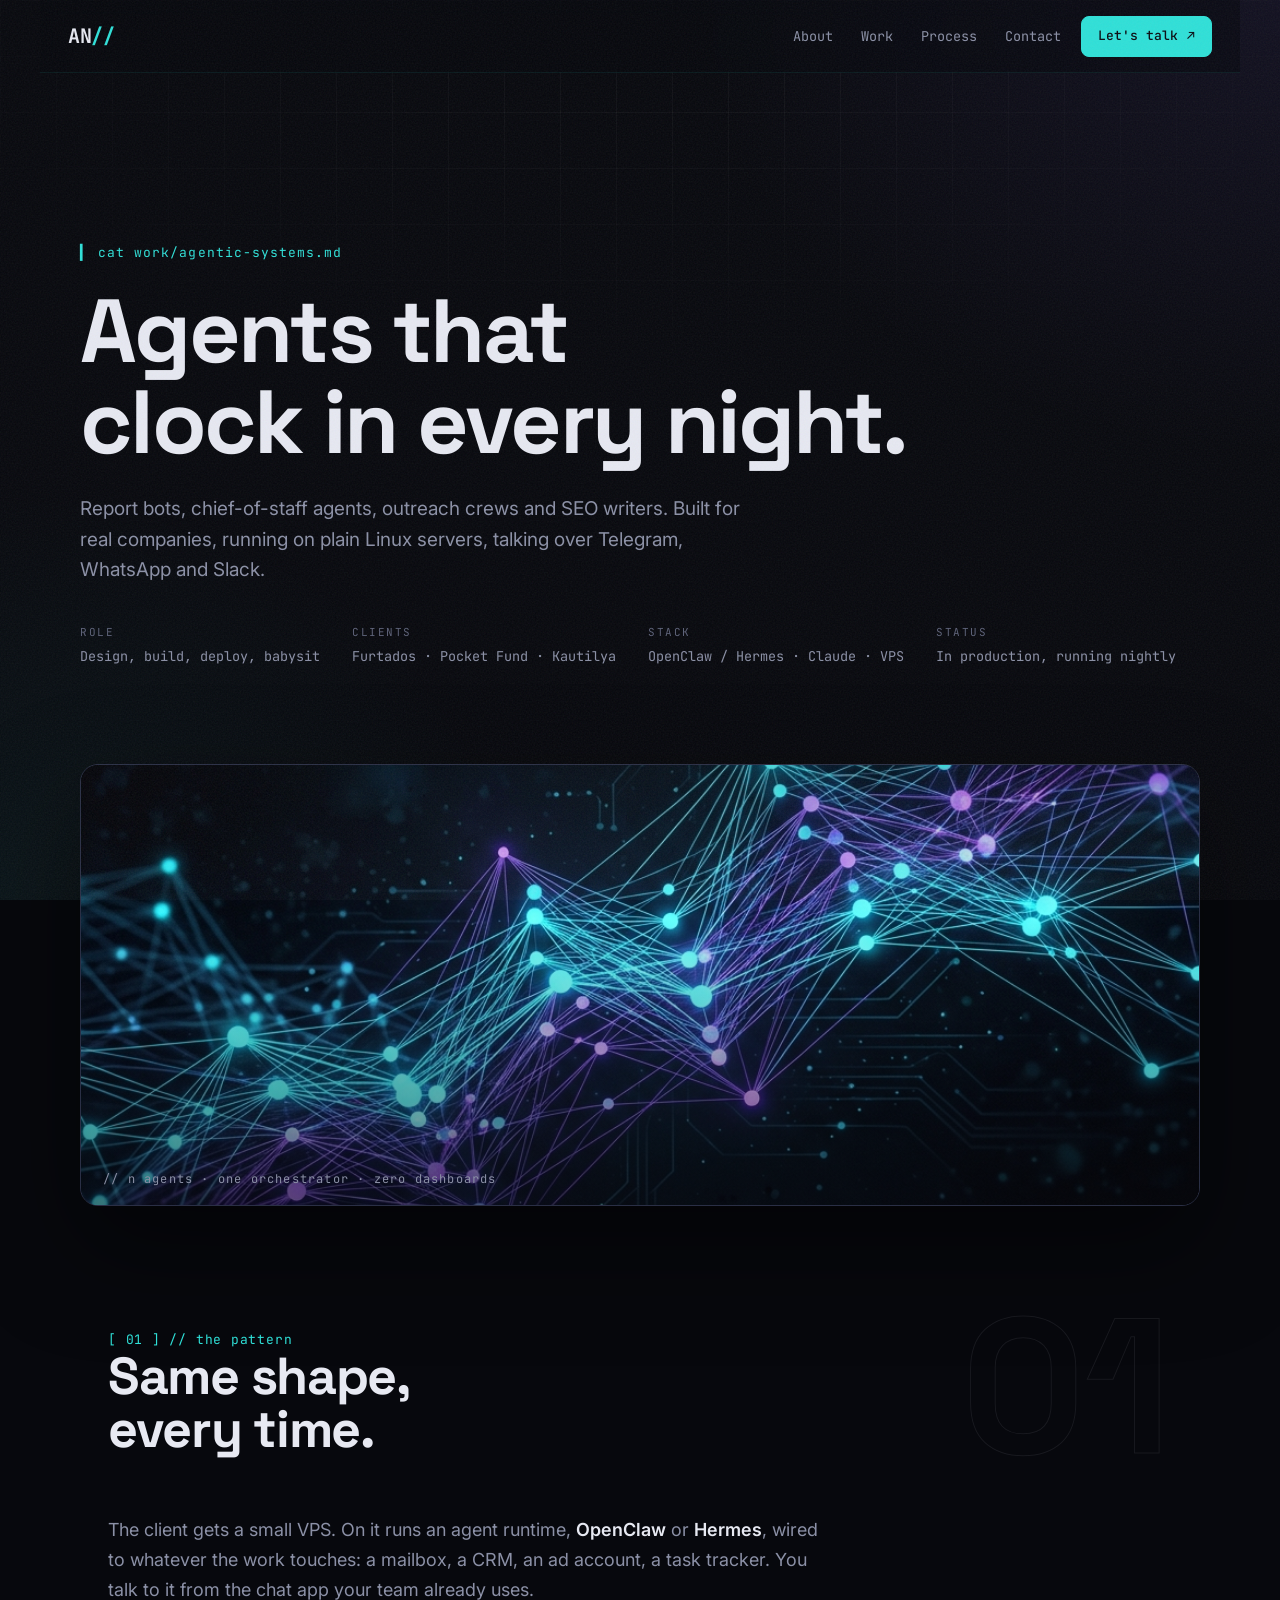
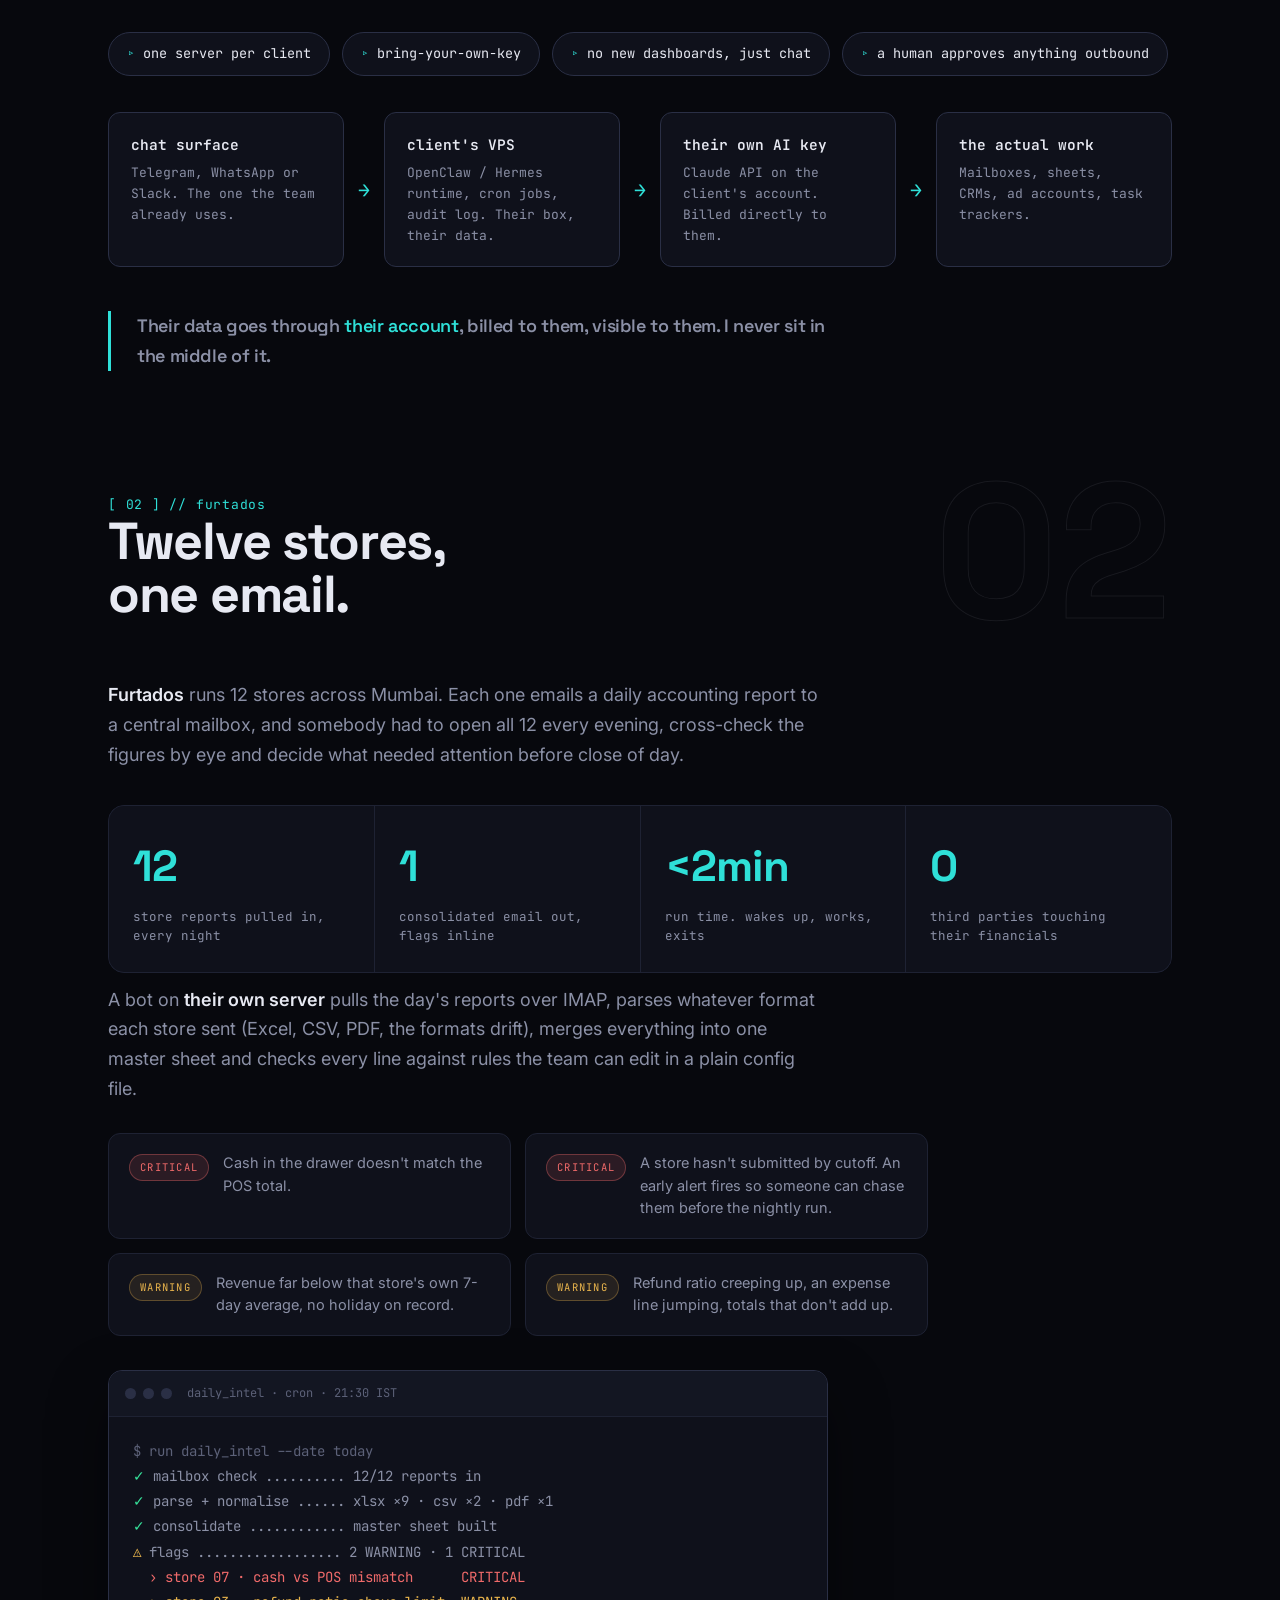
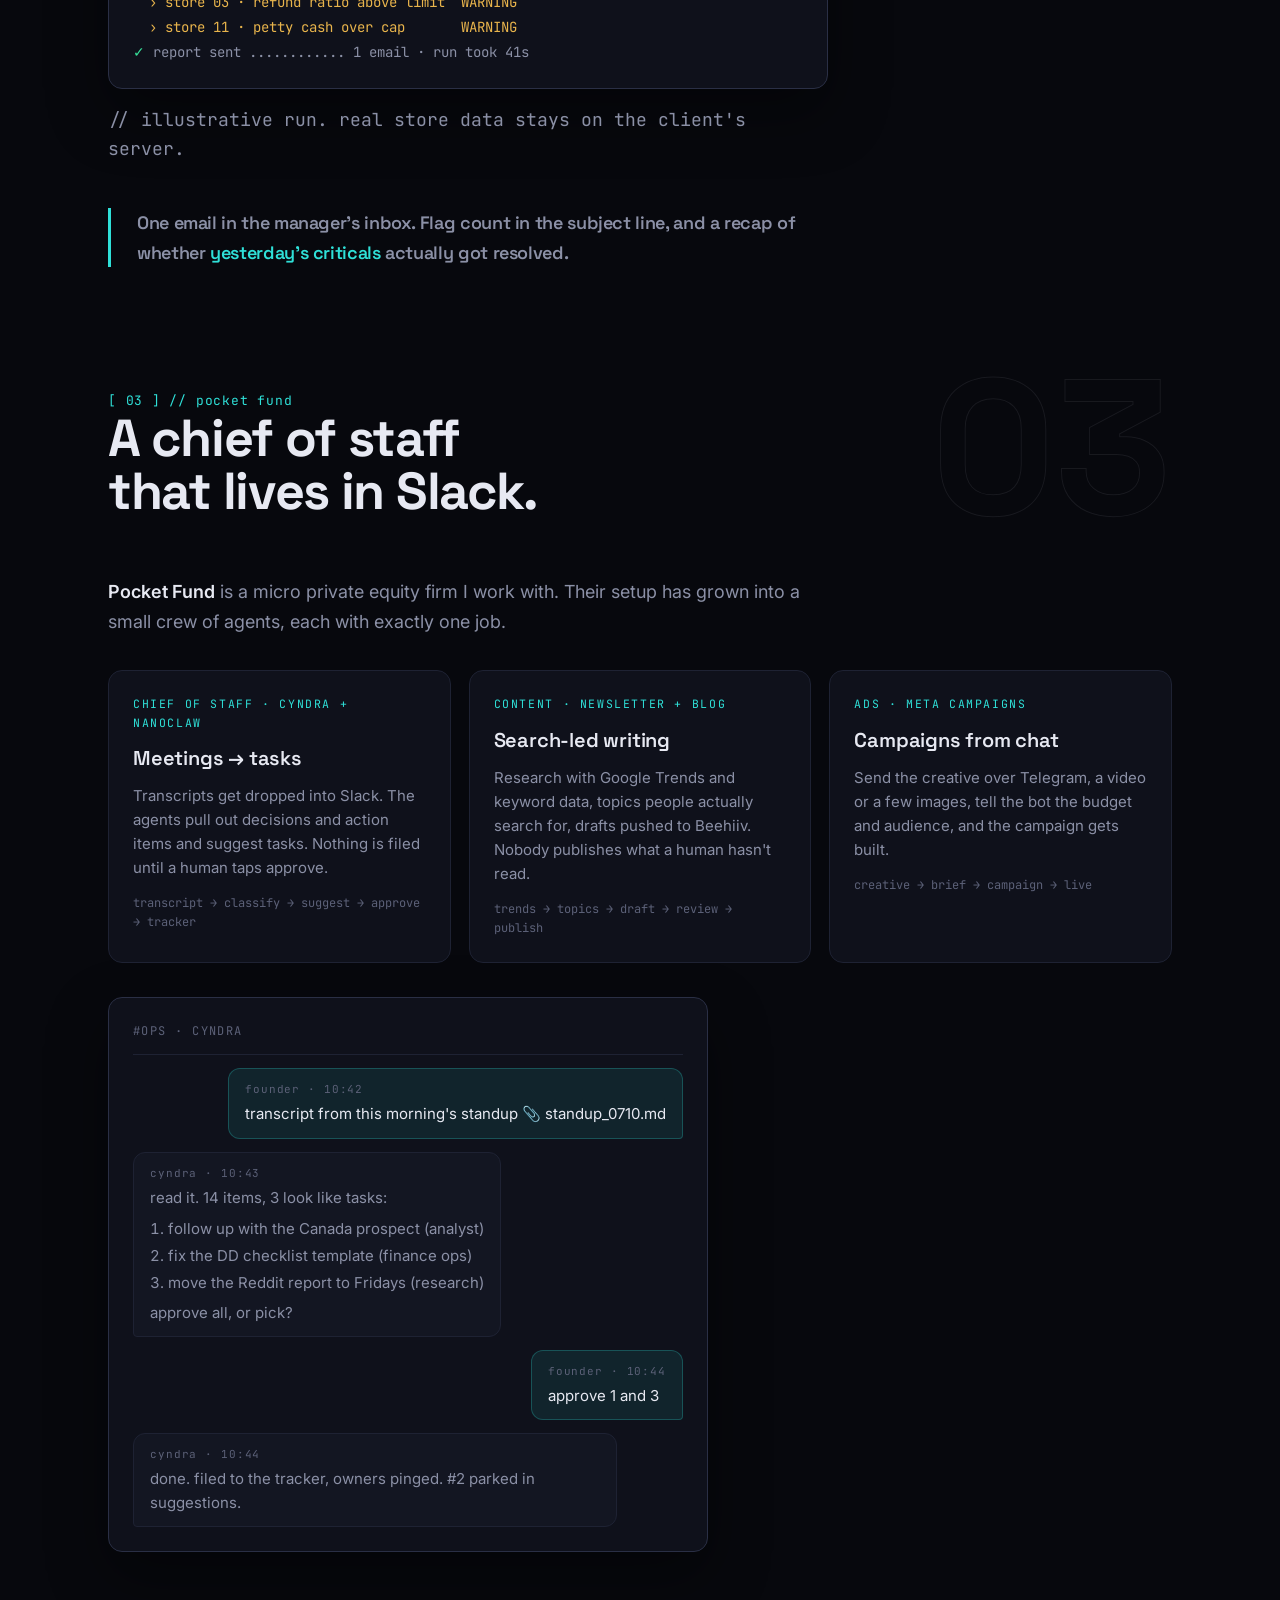
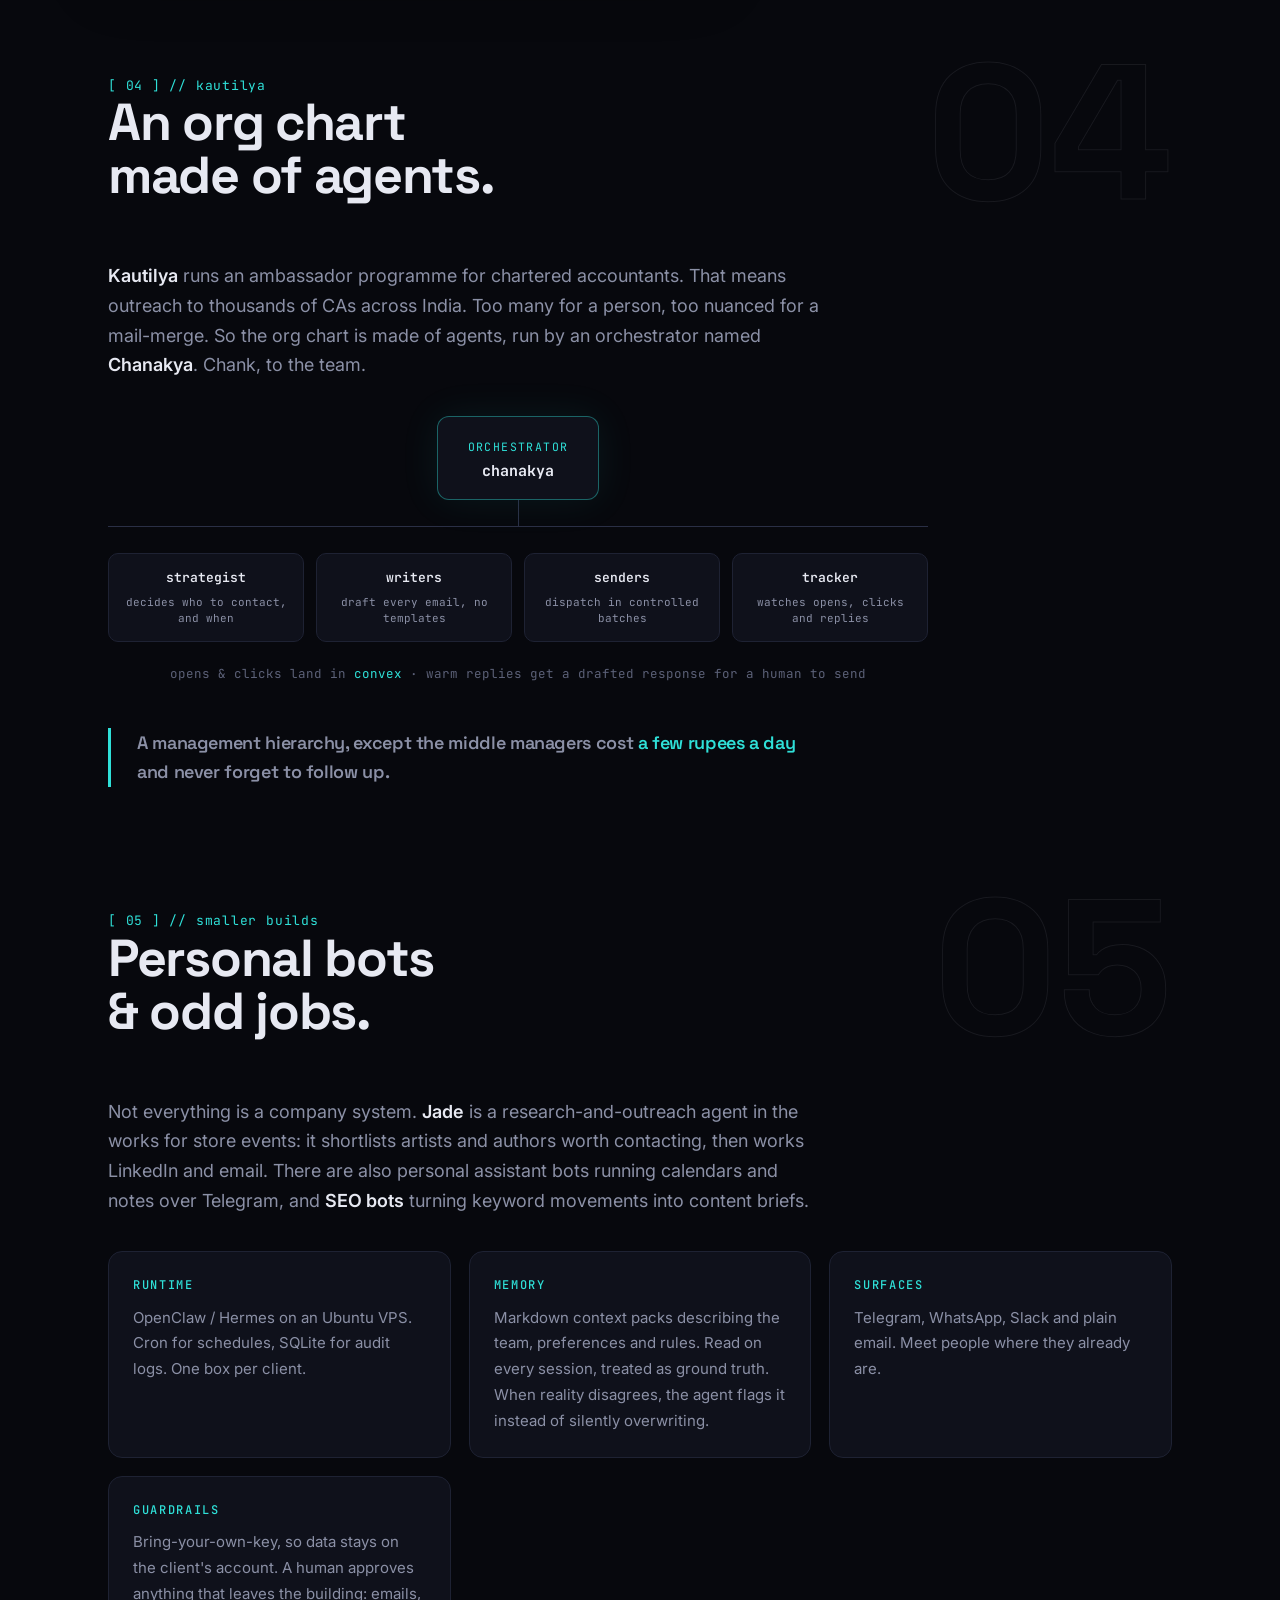
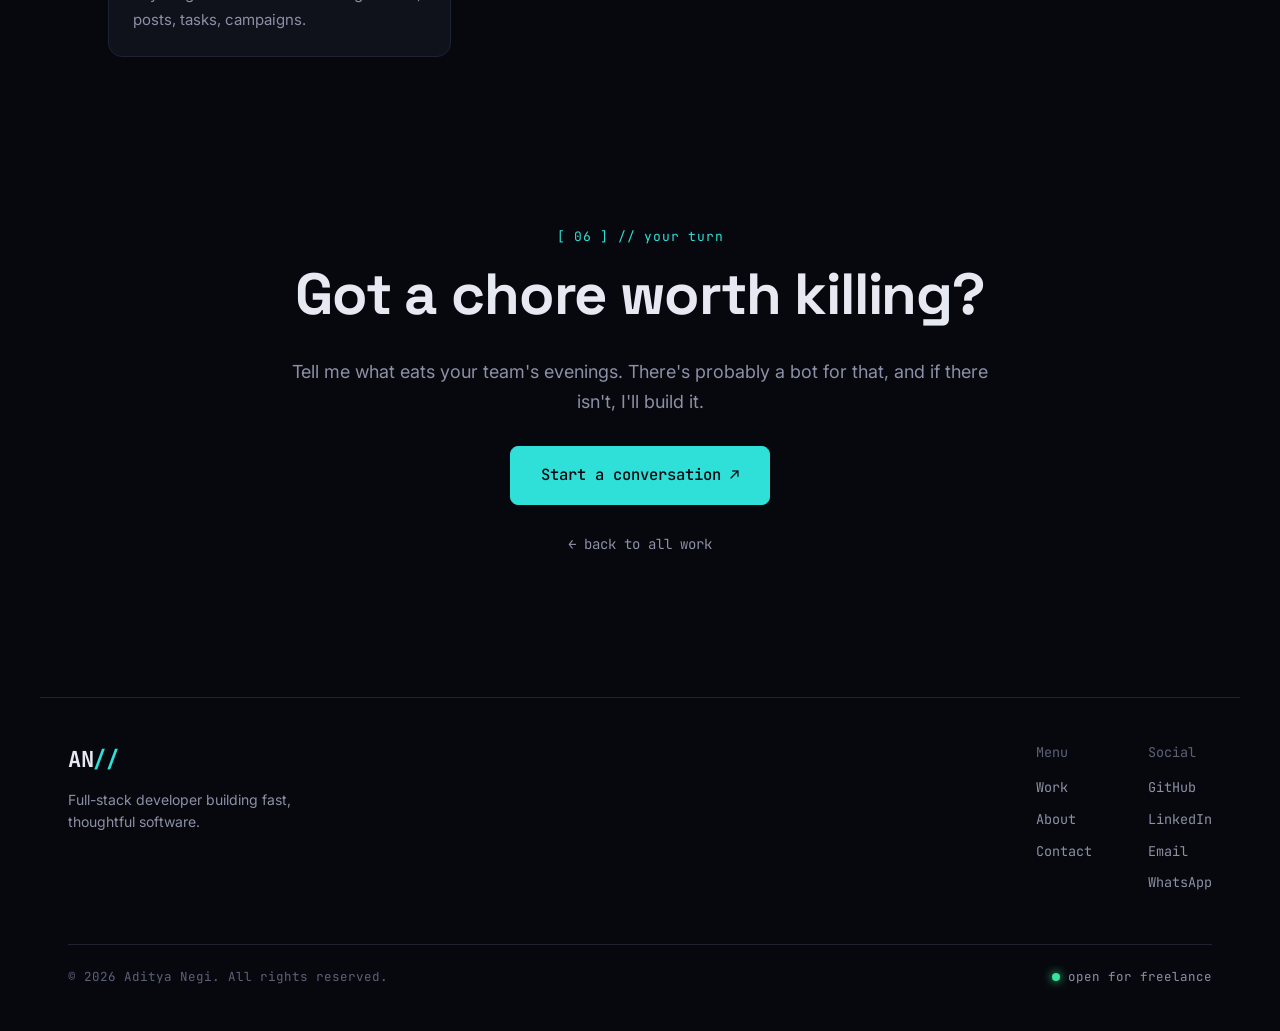
<file: agentic.html>
<!DOCTYPE html>
<html lang="en">
<head>
<meta charset="utf-8">
<meta name="viewport" content="width=device-width, initial-scale=1">
<title>Agentic Systems, a Case Study · Aditya Negi</title>
<meta name="description" content="How I build and run agent systems for companies: report bots, chief-of-staff agents, outreach crews and SEO writers on plain Linux servers, talking over Telegram, WhatsApp and Slack.">
<meta name="author" content="Aditya Negi">
<link rel="icon" href="favicon.svg" type="image/svg+xml">
<link rel="icon" href="favicon-32.png" sizes="32x32" type="image/png">
<link rel="icon" href="favicon.ico" sizes="any">
<link rel="apple-touch-icon" href="apple-touch-icon.png">
<meta name="theme-color" content="#07080D">
<meta property="og:title" content="Agentic Systems, a Case Study · Aditya Negi">
<meta property="og:description" content="Report bots, chief-of-staff agents, outreach crews and SEO writers. Running on plain servers, talking over the chat apps teams already use.">
<meta property="og:type" content="article">
<meta property="og:site_name" content="Aditya Negi">
<meta property="og:image" content="https://aditya-negi.com/aditya.jpg">
<meta property="og:url" content="https://aditya-negi.com/agentic.html">
<link rel="canonical" href="https://aditya-negi.com/agentic.html">
<meta name="robots" content="index, follow, max-image-preview:large">
<meta name="twitter:card" content="summary_large_image">
<meta name="twitter:title" content="Agentic Systems, a Case Study · Aditya Negi">
<meta name="twitter:description" content="Report bots, chief-of-staff agents, outreach crews and SEO writers running on plain servers.">
<meta name="twitter:image" content="https://aditya-negi.com/aditya.jpg">
<link rel="preconnect" href="https://fonts.googleapis.com">
<link rel="preconnect" href="https://fonts.gstatic.com" crossorigin>
<link href="https://fonts.googleapis.com/css2?family=Space+Grotesk:wght@300..700&family=Inter:wght@400;500;600;700&family=JetBrains+Mono:wght@400;500;700&display=swap" rel="stylesheet">
<link rel="stylesheet" href="styles.css">
<script type="application/ld+json">
{"@context":"https://schema.org","@graph":[
{"@type":"Article","headline":"Agentic Systems, a Case Study","description":"How I build and run agent systems for companies.","url":"https://aditya-negi.com/agentic.html","image":"https://aditya-negi.com/aditya.jpg","dateModified":"2026-07-10","author":{"@type":"Person","name":"Aditya Negi","url":"https://aditya-negi.com/","sameAs":["https://www.linkedin.com/in/aditya-negi-9a12a2223/","https://github.com/bmage95"]}},
{"@type":"BreadcrumbList","itemListElement":[{"@type":"ListItem","position":1,"name":"Home","item":"https://aditya-negi.com/"},{"@type":"ListItem","position":2,"name":"Agentic Systems","item":"https://aditya-negi.com/agentic.html"}]}
]}
</script>
<style>
/* ---------- case study specifics ---------- */
.cs-hero{max-width:var(--maxw);margin:0 auto;padding:170px 40px 40px;}
.cs-hero h1{font-family:var(--display);font-weight:700;letter-spacing:-.03em;line-height:1.02;
  font-size:clamp(44px,7vw,92px);margin:18px 0 24px;}
.cs-hero .hero-sub{max-width:680px;font-size:19px;}
.cs-meta{display:flex;flex-wrap:wrap;gap:32px;margin-top:38px;font-family:var(--mono);font-size:13.5px;color:var(--muted);}
.cs-meta b{display:block;color:var(--faint);font-weight:400;font-size:11px;letter-spacing:.14em;text-transform:uppercase;margin-bottom:5px;}
.cs{max-width:var(--maxw);margin:0 auto;padding:0 40px;}
.cs section{margin-top:120px;position:relative;}
.cs p{color:var(--muted);font-size:18px;line-height:1.65;max-width:720px;margin-bottom:20px;}
.cs p b{color:var(--text);font-weight:600;}
.cs .hl{color:var(--accent);}

/* hero banner */
.cs-banner{max-width:var(--maxw);margin:56px auto 0;padding:0 40px;}
.cs-banner .frame{position:relative;border-radius:18px;overflow:hidden;border:1px solid var(--border-2);
  box-shadow:0 40px 100px rgba(0,0,0,.5);}
.cs-banner img{display:block;width:100%;height:clamp(220px,38vw,440px);object-fit:cover;object-position:center;}
.cs-banner .frame::after{content:"";position:absolute;inset:0;
  background:linear-gradient(180deg,rgba(7,8,13,.15) 0%,transparent 35%,rgba(7,8,13,.55) 100%);pointer-events:none;}
.cs-banner .cap{position:absolute;left:22px;bottom:16px;z-index:2;font-family:var(--mono);font-size:12px;
  color:var(--muted);letter-spacing:.1em;}
@media(max-width:700px){.cs-banner{padding:0 22px;margin-top:40px;}}

/* fact chips */
.chips{display:flex;flex-wrap:wrap;gap:12px;margin:28px 0 8px;}
.chips span{font-family:var(--mono);font-size:13.5px;color:var(--text);background:var(--panel);
  border:1px solid var(--border-2);padding:10px 18px;border-radius:30px;}
.chips span i{font-style:normal;color:var(--accent);margin-right:8px;}

/* stat strip */
.cs-stats{display:grid;grid-template-columns:repeat(4,1fr);gap:1px;background:var(--border);
  border:1px solid var(--border);border-radius:16px;overflow:hidden;margin:36px 0 12px;}
.cs-stat{background:var(--panel);padding:26px 24px;}
.cs-stat .n{font-family:var(--display);font-size:clamp(30px,3.4vw,44px);font-weight:700;letter-spacing:-.02em;color:var(--accent);}
.cs-stat .l{font-family:var(--mono);font-size:12.5px;color:var(--muted);margin-top:6px;line-height:1.5;}
@media(max-width:820px){.cs-stats{grid-template-columns:1fr 1fr;}}

/* pull quote */
.pull{font-family:var(--display);font-size:clamp(24px,3.2vw,38px);font-weight:600;letter-spacing:-.02em;
  line-height:1.25;color:var(--text);max-width:820px;margin:44px 0 10px;padding-left:26px;
  border-left:3px solid var(--accent);}
.pull .hl{color:var(--accent);}

/* pipeline diagram */
.pipe{display:flex;align-items:stretch;gap:0;flex-wrap:wrap;margin:36px 0 10px;font-family:var(--mono);}
.pipe-box{background:var(--panel);border:1px solid var(--border-2);border-radius:12px;padding:20px 22px;flex:1;min-width:190px;}
.pipe-box b{display:block;font-size:14.5px;color:var(--text);font-weight:600;margin-bottom:7px;}
.pipe-box span{font-size:13px;color:var(--muted);line-height:1.6;display:block;}
.pipe-arrow{display:flex;align-items:center;padding:0 14px;color:var(--accent);font-size:20px;flex:none;}
.pipe-note{font-family:var(--mono);font-size:13px;color:var(--faint);margin-top:16px;}
@media(max-width:820px){
  .pipe{flex-direction:column;}
  .pipe-arrow{transform:rotate(90deg);padding:8px 0;justify-content:center;}
}

/* flag cards */
.flag-grid{display:grid;grid-template-columns:1fr 1fr;gap:14px;margin:30px 0 10px;max-width:820px;}
.flag-card{background:var(--panel);border:1px solid var(--border);border-radius:12px;padding:18px 20px;
  display:flex;gap:14px;align-items:flex-start;}
.flag-card .sev{font-family:var(--mono);font-size:10.5px;letter-spacing:.12em;padding:4px 10px;border-radius:20px;flex:none;margin-top:2px;}
.sev.crit{background:rgba(240,106,106,.12);color:#F06A6A;border:1px solid rgba(240,106,106,.35);}
.sev.warn{background:rgba(232,180,76,.1);color:#E8B44C;border:1px solid rgba(232,180,76,.3);}
.flag-card p{font-size:14.5px;margin:0;line-height:1.55;}
@media(max-width:700px){.flag-grid{grid-template-columns:1fr;}}

/* terminal run log */
.runlog{background:var(--panel);border:1px solid var(--border-2);border-radius:14px;overflow:hidden;
  max-width:720px;margin:34px 0 10px;box-shadow:0 24px 60px rgba(0,0,0,.4);}
.runlog-bar{display:flex;align-items:center;gap:7px;padding:13px 16px;border-bottom:1px solid var(--border);background:var(--panel-2);}
.runlog-bar i{width:11px;height:11px;border-radius:50%;background:var(--border-2);display:block;}
.runlog-bar span{margin-left:8px;font-family:var(--mono);font-size:12px;color:var(--faint);}
.runlog pre{padding:22px 24px;font-family:var(--mono);font-size:14px;line-height:1.8;color:var(--muted);overflow-x:auto;}
.runlog .ok{color:var(--ok);}
.runlog .warn{color:#E8B44C;}
.runlog .crit{color:#F06A6A;}
.runlog .dim{color:var(--faint);}

/* chat mock */
.chat{max-width:600px;background:var(--panel);border:1px solid var(--border-2);border-radius:14px;
  padding:24px;margin:34px 0 10px;display:flex;flex-direction:column;gap:13px;box-shadow:0 24px 60px rgba(0,0,0,.4);}
.chat-head{font-family:var(--mono);font-size:12px;color:var(--faint);letter-spacing:.12em;text-transform:uppercase;
  padding-bottom:13px;border-bottom:1px solid var(--border);}
.msg{max-width:88%;padding:12px 16px;border-radius:12px;font-size:15px;line-height:1.55;}
.msg small{display:block;font-family:var(--mono);font-size:11px;color:var(--faint);margin-bottom:4px;letter-spacing:.08em;}
.msg.them{background:var(--panel-2);border:1px solid var(--border);align-self:flex-start;border-bottom-left-radius:4px;color:var(--muted);}
.msg.me{background:rgba(47,224,216,.09);border:1px solid rgba(47,224,216,.25);align-self:flex-end;border-bottom-right-radius:4px;color:var(--text);}
.msg ol{margin:6px 0 4px 18px;color:var(--muted);}
.msg ol li{padding:2px 0;}

/* crew cards */
.crew-grid{display:grid;grid-template-columns:repeat(auto-fit,minmax(260px,1fr));gap:18px;margin:34px 0 10px;}
.crew-card{background:var(--panel);border:1px solid var(--border);border-radius:14px;padding:24px;position:relative;transition:border-color .25s;}
.crew-card:hover{border-color:var(--border-2);}
.crew-card .who{font-family:var(--mono);font-size:11.5px;letter-spacing:.14em;text-transform:uppercase;color:var(--accent);margin-bottom:10px;}
.crew-card h3{font-family:var(--display);font-size:20px;font-weight:600;letter-spacing:-.01em;margin-bottom:10px;}
.crew-card p{font-size:15px;margin:0;line-height:1.6;}
.crew-card .flow{display:block;font-family:var(--mono);font-size:12px;color:var(--faint);margin-top:14px;}

/* org tree */
.tree{max-width:820px;margin:36px 0 10px;font-family:var(--mono);text-align:center;}
.tree-boss{display:inline-block;background:var(--panel);border:1px solid rgba(47,224,216,.4);border-radius:12px;
  padding:16px 30px;box-shadow:0 0 40px rgba(47,224,216,.08);}
.tree-boss b{display:block;font-size:15px;color:var(--text);}
.tree-boss span{font-size:11.5px;color:var(--accent);letter-spacing:.12em;text-transform:uppercase;}
.tree-stem{width:1px;height:26px;background:var(--border-2);margin:0 auto;}
.tree-row{display:grid;grid-template-columns:repeat(4,1fr);gap:12px;border-top:1px solid var(--border-2);padding-top:26px;position:relative;}
.tree-leaf{background:var(--panel);border:1px solid var(--border);border-radius:10px;padding:14px 10px;}
.tree-leaf b{display:block;font-size:13px;color:var(--text);font-weight:600;}
.tree-leaf span{font-size:11px;color:var(--muted);display:block;margin-top:5px;line-height:1.5;}
.tree-base{margin-top:22px;font-size:12.5px;color:var(--faint);}
.tree-base i{font-style:normal;color:var(--accent);}
@media(max-width:700px){.tree-row{grid-template-columns:1fr 1fr;}}

/* stack grid */
.stack-grid{display:grid;grid-template-columns:repeat(auto-fit,minmax(280px,1fr));gap:18px;margin-top:36px;}
.stack-cell{background:var(--panel);border:1px solid var(--border);border-radius:14px;padding:24px;}
.stack-cell b{display:block;font-family:var(--mono);font-size:12px;letter-spacing:.14em;text-transform:uppercase;color:var(--accent);margin-bottom:9px;font-weight:500;}
.stack-cell span{font-size:15px;color:var(--muted);line-height:1.65;}

/* cta */
.cs-cta{text-align:center;padding:50px 0 20px;}
.cs-cta h2{font-family:var(--display);font-size:clamp(32px,5vw,58px);letter-spacing:-.02em;margin-bottom:16px;}
.cs-cta p{margin:0 auto 30px;}
.back-link{display:inline-flex;align-items:center;gap:8px;font-family:var(--mono);font-size:14px;color:var(--muted);margin-top:28px;transition:color .2s;}
.back-link:hover{color:var(--accent);}
@media(max-width:700px){
  .cs-hero{padding:140px 22px 20px;}
  .cs{padding:0 22px;}
  .cs section{margin-top:84px;}
  .cs p{font-size:16.5px;}
  .runlog pre{font-size:11.5px;padding:16px 14px;}
  .chat{padding:16px;}
  .msg{max-width:94%;}
  .pull{font-size:21px;padding-left:18px;}
}
</style>
</head>
<body>
<div class="scroll-progress" aria-hidden="true"></div>

<!-- ============ BACKGROUND FX ============ -->
<div class="bg-grid" aria-hidden="true"></div>
<div class="grain" aria-hidden="true"></div>

<!-- ============ NAV ============ -->
<header class="nav">
  <a href="index.html" class="logo">AN<span>//</span></a>
  <nav class="nav-links" id="navLinks">
    <a href="index.html#about">About</a>
    <a href="index.html#work">Work</a>
    <a href="index.html#process">Process</a>
    <a href="index.html#contact">Contact</a>
  </nav>
  <a href="index.html#contact" class="btn btn-sm">Let's talk <span class="arrow">↗</span></a>
  <button class="nav-toggle" id="navToggle" aria-label="Menu"><span class="bar"></span><span class="bar"></span><span class="bar"></span></button>
</header>

<main id="top">

  <!-- ============ HERO ============ -->
  <div class="cs-hero">
    <div class="eyebrow"><span class="blink">▍</span> cat work/agentic-systems.md</div>
    <h1>Agents that<br><span class="h1-stroke">clock in</span> every night.</h1>
    <p class="hero-sub">Report bots, chief-of-staff agents, outreach crews and SEO writers. Built for real companies, running on plain Linux servers, talking over Telegram, WhatsApp and Slack.</p>
    <div class="cs-meta">
      <div><b>Role</b>Design, build, deploy, babysit</div>
      <div><b>Clients</b>Furtados · Pocket Fund · Kautilya</div>
      <div><b>Stack</b>OpenClaw / Hermes · Claude · VPS</div>
      <div><b>Status</b>In production, running nightly</div>
    </div>
  </div>

  <!-- ============ BANNER ============ -->
  <div class="cs-banner reveal">
    <div class="frame">
      <img src="ai_project.jpg" alt="Abstract network of connected nodes, the shape these systems take" fetchpriority="high">
      <span class="cap">// n agents · one orchestrator · zero dashboards</span>
    </div>
  </div>

  <div class="cs">

  <!-- ============ THE PATTERN ============ -->
  <section class="reveal">
    <div class="section-head">
      <span class="ghost-n" aria-hidden="true">01</span>
      <span class="tag">[ 01 ] // the pattern</span>
      <h2>Same shape,<br>every time.</h2>
    </div>
    <p>The client gets a small VPS. On it runs an agent runtime, <b>OpenClaw</b> or <b>Hermes</b>, wired to whatever the work touches: a mailbox, a CRM, an ad account, a task tracker. You talk to it from the chat app your team already uses.</p>
    <div class="chips">
      <span><i>▹</i>one server per client</span>
      <span><i>▹</i>bring-your-own-key</span>
      <span><i>▹</i>no new dashboards, just chat</span>
      <span><i>▹</i>a human approves anything outbound</span>
    </div>
    <div class="pipe" aria-label="System architecture">
      <div class="pipe-box"><b>chat surface</b><span>Telegram, WhatsApp or Slack. The one the team already uses.</span></div>
      <div class="pipe-arrow" aria-hidden="true">→</div>
      <div class="pipe-box"><b>client's VPS</b><span>OpenClaw / Hermes runtime, cron jobs, audit log. Their box, their data.</span></div>
      <div class="pipe-arrow" aria-hidden="true">→</div>
      <div class="pipe-box"><b>their own AI key</b><span>Claude API on the client's account. Billed directly to them.</span></div>
      <div class="pipe-arrow" aria-hidden="true">→</div>
      <div class="pipe-box"><b>the actual work</b><span>Mailboxes, sheets, CRMs, ad accounts, task trackers.</span></div>
    </div>
    <p class="pull">Their data goes through <span class="hl">their account</span>, billed to them, visible to them. I never sit in the middle of it.</p>
  </section>

  <!-- ============ FURTADOS ============ -->
  <section class="reveal">
    <div class="section-head">
      <span class="ghost-n" aria-hidden="true">02</span>
      <span class="tag">[ 02 ] // furtados</span>
      <h2>Twelve stores,<br>one email.</h2>
    </div>
    <p><b>Furtados</b> runs 12 stores across Mumbai. Each one emails a daily accounting report to a central mailbox, and somebody had to open all 12 every evening, cross-check the figures by eye and decide what needed attention before close of day.</p>
    <div class="cs-stats">
      <div class="cs-stat"><div class="n">12</div><div class="l">store reports pulled in, every night</div></div>
      <div class="cs-stat"><div class="n">1</div><div class="l">consolidated email out, flags inline</div></div>
      <div class="cs-stat"><div class="n">&lt;2min</div><div class="l">run time. wakes up, works, exits</div></div>
      <div class="cs-stat"><div class="n">0</div><div class="l">third parties touching their financials</div></div>
    </div>
    <p>A bot on <b>their own server</b> pulls the day's reports over IMAP, parses whatever format each store sent (Excel, CSV, PDF, the formats drift), merges everything into one master sheet and checks every line against rules the team can edit in a plain config file.</p>
    <div class="flag-grid">
      <div class="flag-card"><span class="sev crit">CRITICAL</span><p>Cash in the drawer doesn't match the POS total.</p></div>
      <div class="flag-card"><span class="sev crit">CRITICAL</span><p>A store hasn't submitted by cutoff. An early alert fires so someone can chase them before the nightly run.</p></div>
      <div class="flag-card"><span class="sev warn">WARNING</span><p>Revenue far below that store's own 7-day average, no holiday on record.</p></div>
      <div class="flag-card"><span class="sev warn">WARNING</span><p>Refund ratio creeping up, an expense line jumping, totals that don't add up.</p></div>
    </div>
    <div class="runlog" role="img" aria-label="Illustration of the nightly bot run log">
      <div class="runlog-bar"><i></i><i></i><i></i><span>daily_intel · cron · 21:30 IST</span></div>
      <pre><span class="dim">$ run daily_intel --date today</span>
<span class="ok">✓</span> mailbox check .......... 12/12 reports in
<span class="ok">✓</span> parse + normalise ...... xlsx ×9 · csv ×2 · pdf ×1
<span class="ok">✓</span> consolidate ............ master sheet built
<span class="warn">⚠</span> flags .................. 2 WARNING · 1 CRITICAL
  <span class="crit">› store 07 · cash vs POS mismatch      CRITICAL</span>
  <span class="warn">› store 03 · refund ratio above limit  WARNING</span>
  <span class="warn">› store 11 · petty cash over cap       WARNING</span>
<span class="ok">✓</span> report sent ............ 1 email · run took 41s</pre>
    </div>
    <p class="pipe-note">// illustrative run. real store data stays on the client's server.</p>
    <p class="pull">One email in the manager's inbox. Flag count in the subject line, and a recap of whether <span class="hl">yesterday's criticals</span> actually got resolved.</p>
  </section>

  <!-- ============ POCKET FUND ============ -->
  <section class="reveal">
    <div class="section-head">
      <span class="ghost-n" aria-hidden="true">03</span>
      <span class="tag">[ 03 ] // pocket fund</span>
      <h2>A chief of staff<br>that lives in Slack.</h2>
    </div>
    <p><b>Pocket Fund</b> is a micro private equity firm I work with. Their setup has grown into a small crew of agents, each with exactly one job.</p>
    <div class="crew-grid">
      <div class="crew-card">
        <div class="who">chief of staff · cyndra + nanoclaw</div>
        <h3>Meetings → tasks</h3>
        <p>Transcripts get dropped into Slack. The agents pull out decisions and action items and suggest tasks. Nothing is filed until a human taps approve.</p>
        <span class="flow">transcript → classify → suggest → approve → tracker</span>
      </div>
      <div class="crew-card">
        <div class="who">content · newsletter + blog</div>
        <h3>Search-led writing</h3>
        <p>Research with Google Trends and keyword data, topics people actually search for, drafts pushed to Beehiiv. Nobody publishes what a human hasn't read.</p>
        <span class="flow">trends → topics → draft → review → publish</span>
      </div>
      <div class="crew-card">
        <div class="who">ads · meta campaigns</div>
        <h3>Campaigns from chat</h3>
        <p>Send the creative over Telegram, a video or a few images, tell the bot the budget and audience, and the campaign gets built.</p>
        <span class="flow">creative → brief → campaign → live</span>
      </div>
    </div>
    <div class="chat" role="img" aria-label="Illustration of the chief-of-staff agent conversation">
      <div class="chat-head">#ops · cyndra</div>
      <div class="msg me"><small>founder · 10:42</small>transcript from this morning's standup 📎 standup_0710.md</div>
      <div class="msg them"><small>cyndra · 10:43</small>read it. 14 items, 3 look like tasks:
        <ol>
          <li>follow up with the Canada prospect (analyst)</li>
          <li>fix the DD checklist template (finance ops)</li>
          <li>move the Reddit report to Fridays (research)</li>
        </ol>approve all, or pick?</div>
      <div class="msg me"><small>founder · 10:44</small>approve 1 and 3</div>
      <div class="msg them"><small>cyndra · 10:44</small>done. filed to the tracker, owners pinged. #2 parked in suggestions.</div>
    </div>
  </section>

  <!-- ============ KAUTILYA ============ -->
  <section class="reveal">
    <div class="section-head">
      <span class="ghost-n" aria-hidden="true">04</span>
      <span class="tag">[ 04 ] // kautilya</span>
      <h2>An org chart<br>made of agents.</h2>
    </div>
    <p><b>Kautilya</b> runs an ambassador programme for chartered accountants. That means outreach to thousands of CAs across India. Too many for a person, too nuanced for a mail-merge. So the org chart is made of agents, run by an orchestrator named <b>Chanakya</b>. Chank, to the team.</p>
    <div class="tree" aria-label="Agent hierarchy diagram">
      <div class="tree-boss"><span>orchestrator</span><b>chanakya</b></div>
      <div class="tree-stem" aria-hidden="true"></div>
      <div class="tree-row">
        <div class="tree-leaf"><b>strategist</b><span>decides who to contact, and when</span></div>
        <div class="tree-leaf"><b>writers</b><span>draft every email, no templates</span></div>
        <div class="tree-leaf"><b>senders</b><span>dispatch in controlled batches</span></div>
        <div class="tree-leaf"><b>tracker</b><span>watches opens, clicks and replies</span></div>
      </div>
      <div class="tree-base">opens &amp; clicks land in <i>convex</i> · warm replies get a drafted response for a human to send</div>
    </div>
    <p class="pull">A management hierarchy, except the middle managers cost <span class="hl">a few rupees a day</span> and never forget to follow up.</p>
  </section>

  <!-- ============ SMALLER BUILDS ============ -->
  <section class="reveal">
    <div class="section-head">
      <span class="ghost-n" aria-hidden="true">05</span>
      <span class="tag">[ 05 ] // smaller builds</span>
      <h2>Personal bots<br>&amp; odd jobs.</h2>
    </div>
    <p>Not everything is a company system. <b>Jade</b> is a research-and-outreach agent in the works for store events: it shortlists artists and authors worth contacting, then works LinkedIn and email. There are also personal assistant bots running calendars and notes over Telegram, and <b>SEO bots</b> turning keyword movements into content briefs.</p>
    <div class="stack-grid">
      <div class="stack-cell"><b>runtime</b><span>OpenClaw / Hermes on an Ubuntu VPS. Cron for schedules, SQLite for audit logs. One box per client.</span></div>
      <div class="stack-cell"><b>memory</b><span>Markdown context packs describing the team, preferences and rules. Read on every session, treated as ground truth. When reality disagrees, the agent flags it instead of silently overwriting.</span></div>
      <div class="stack-cell"><b>surfaces</b><span>Telegram, WhatsApp, Slack and plain email. Meet people where they already are.</span></div>
      <div class="stack-cell"><b>guardrails</b><span>Bring-your-own-key, so data stays on the client's account. A human approves anything that leaves the building: emails, posts, tasks, campaigns.</span></div>
    </div>
  </section>

  <!-- ============ CTA ============ -->
  <section class="cs-cta reveal">
    <span class="tag center">[ 06 ] // your turn</span>
    <h2>Got a chore worth killing?</h2>
    <p>Tell me what eats your team's evenings. There's probably a bot for that, and if there isn't, I'll build it.</p>
    <a href="https://wa.me/919811403774" target="_blank" rel="noopener" class="btn btn-lg">Start a conversation <span class="arrow">↗</span></a>
    <br>
    <a href="index.html#work" class="back-link">← back to all work</a>
  </section>

  </div>

</main>

<!-- ============ FOOTER ============ -->
<footer class="footer">
  <div class="foot-left">
    <a href="index.html" class="logo">AN<span>//</span></a>
    <p>Full-stack developer building fast, thoughtful software.</p>
  </div>
  <div class="foot-links">
    <div><span>Menu</span><a href="index.html#work">Work</a><a href="index.html#about">About</a><a href="index.html#contact">Contact</a></div>
    <div><span>Social</span><a href="https://github.com/bmage95" target="_blank" rel="me noopener">GitHub</a><a href="https://www.linkedin.com/in/aditya-negi-9a12a2223/" target="_blank" rel="me noopener">LinkedIn</a><a href="mailto:adityanegi2206@gmail.com">Email</a><a href="https://wa.me/919811403774" target="_blank" rel="me noopener">WhatsApp</a></div>
  </div>
  <div class="foot-bottom">
    <span>© 2026 Aditya Negi. All rights reserved.</span>
    <span class="foot-status"><i></i> open for freelance</span>
  </div>
</footer>

<script src="script.js"></script>
</body>
</html>
</file>
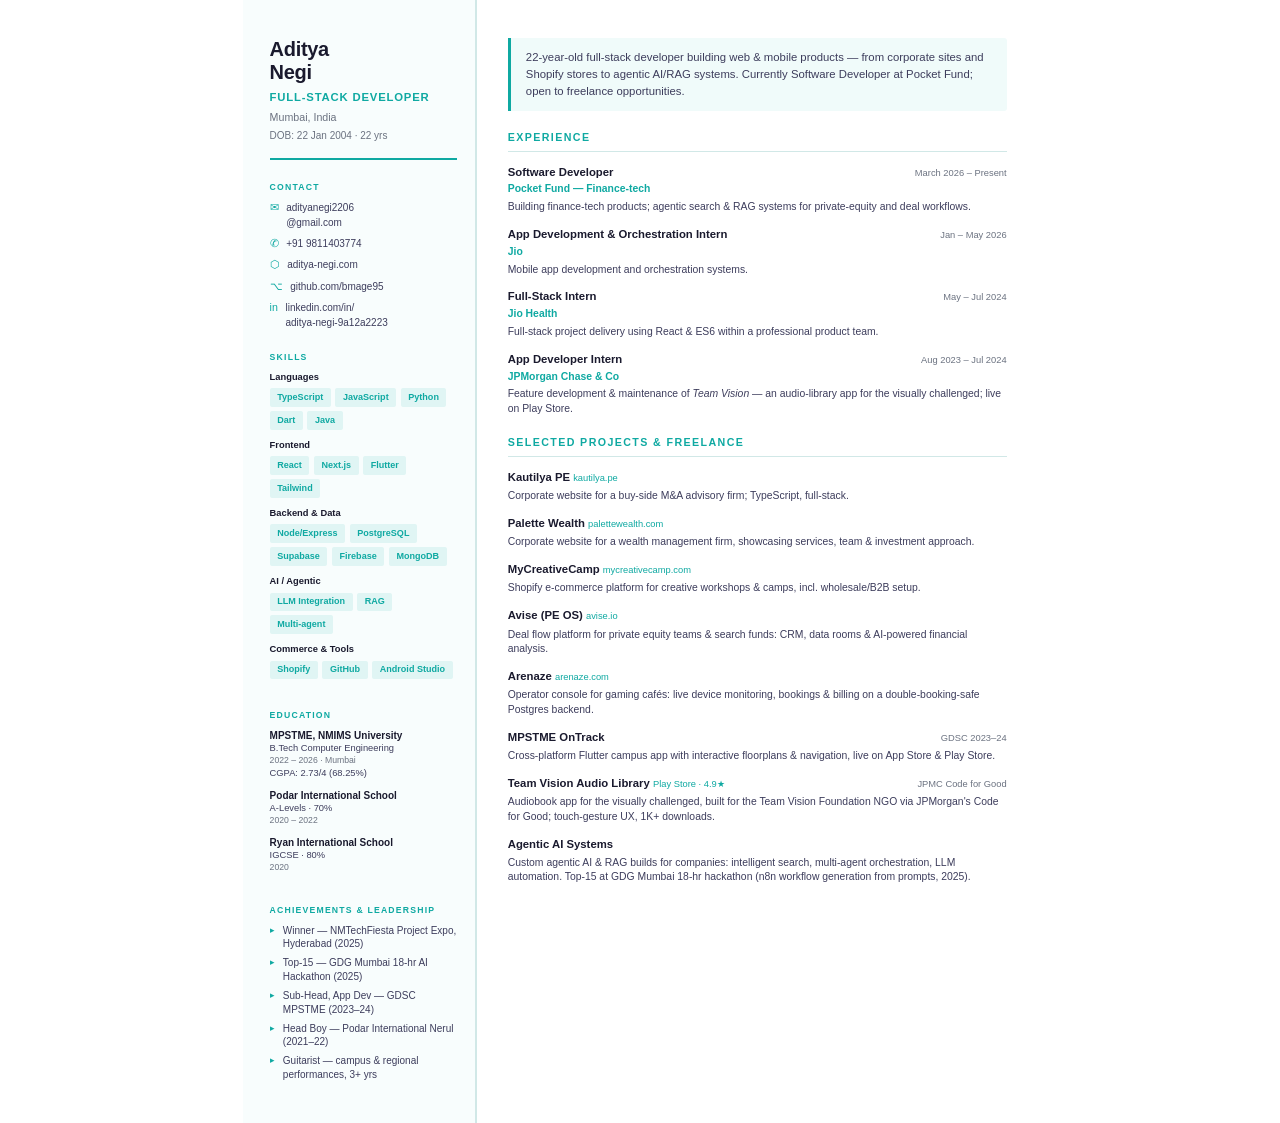
<file: cv.html>
<!DOCTYPE html>
<html lang="en">
<head>
  <meta charset="UTF-8" />
  <meta name="viewport" content="width=device-width, initial-scale=1.0" />
  <title>Aditya Negi — CV | Full-Stack Developer</title>
  <meta name="description" content="Resume of Aditya Negi, full-stack developer in Mumbai: React, Next.js, Flutter, Shopify and agentic AI.">
  <link rel="canonical" href="https://aditya-negi.com/cv.html">
  <meta name="robots" content="index, follow">
  <style>
    /* ── Reset & base ── */
    *, *::before, *::after { box-sizing: border-box; margin: 0; padding: 0; }

    :root {
      --accent:  #0FA9A2;
      --dark:    #1a1a2e;
      --mid:     #3d3d5c;
      --muted:   #6b7280;
      --light:   #f4f7f7;
      --border:  #d1e8e7;
      --text:    #1f2937;
    }

    html, body {
      font-family: -apple-system, BlinkMacSystemFont, "Helvetica Neue", Arial, sans-serif;
      font-size: 9.5pt;
      line-height: 1.45;
      color: var(--text);
      background: #fff;
      width: 210mm;
      margin: 0 auto;
    }

    a { color: inherit; text-decoration: none; }
    a:hover, a:focus-visible { text-decoration: underline; }
    .project-link { font-weight: 400; color: var(--accent); font-size: 7pt; }

    /* ── Print page setup ── */
    @page {
      size: A4 portrait;
      margin: 0;
    }
    @media print {
      html, body {
        width: 210mm;
        height: 297mm;
      }
    }

    /* ── Layout wrapper ── */
    .page {
      width: 210mm;
      min-height: 297mm;
      max-height: 297mm;
      overflow: hidden;
      display: grid;
      grid-template-columns: 62mm 1fr;
      background: #fff;
    }

    /* ══ LEFT SIDEBAR ══ */
    .sidebar {
      background: #f8fdfd;
      border-right: 2px solid var(--border);
      padding: 10mm 5mm 8mm 7mm;
      display: flex;
      flex-direction: column;
      gap: 5.5mm;
    }

    .name-block {
      padding-bottom: 4mm;
      border-bottom: 2px solid var(--accent);
    }
    .name-block h1 {
      font-size: 15pt;
      font-weight: 800;
      color: var(--dark);
      letter-spacing: -0.3px;
      line-height: 1.15;
    }
    .name-block .role {
      font-size: 8.5pt;
      font-weight: 600;
      color: var(--accent);
      text-transform: uppercase;
      letter-spacing: 0.8px;
      margin-top: 1.5mm;
    }
    .name-block .location {
      font-size: 8pt;
      color: var(--muted);
      margin-top: 1mm;
    }

    /* Contact */
    .sb-section h2 {
      font-size: 6.5pt;
      font-weight: 700;
      color: var(--accent);
      text-transform: uppercase;
      letter-spacing: 1.2px;
      margin-bottom: 2mm;
    }

    .contact-list {
      list-style: none;
      display: flex;
      flex-direction: column;
      gap: 1.8mm;
    }
    .contact-list li {
      font-size: 7.5pt;
      color: var(--mid);
      word-break: break-all;
      display: flex;
      align-items: flex-start;
      gap: 2mm;
    }
    .contact-list li .icon {
      color: var(--accent);
      font-size: 8pt;
      line-height: 1.3;
      flex-shrink: 0;
    }
    .contact-list a {
      color: var(--mid);
      text-decoration: none;
    }

    /* Skills */
    .skill-group {
      margin-bottom: 2.5mm;
    }
    .skill-group .label {
      font-size: 7pt;
      font-weight: 700;
      color: var(--dark);
      margin-bottom: 1mm;
    }
    .skill-group .tags {
      display: flex;
      flex-wrap: wrap;
      gap: 1.2mm;
    }
    .tag {
      background: #e0f5f4;
      color: var(--accent);
      font-size: 6.8pt;
      font-weight: 600;
      padding: 0.7mm 2mm;
      border-radius: 2px;
      white-space: nowrap;
    }

    /* Education sidebar */
    .edu-item {
      margin-bottom: 2.5mm;
    }
    .edu-item .school {
      font-size: 7.5pt;
      font-weight: 700;
      color: var(--dark);
      line-height: 1.3;
    }
    .edu-item .degree {
      font-size: 7pt;
      color: var(--mid);
      line-height: 1.3;
    }
    .edu-item .year {
      font-size: 6.5pt;
      color: var(--muted);
    }

    /* Achievements sidebar */
    .ach-list {
      list-style: none;
      display: flex;
      flex-direction: column;
      gap: 1.5mm;
    }
    .ach-list li {
      font-size: 7.5pt;
      color: var(--mid);
      padding-left: 3.5mm;
      position: relative;
      line-height: 1.35;
    }
    .ach-list li::before {
      content: "▸";
      position: absolute;
      left: 0;
      color: var(--accent);
      font-size: 7pt;
    }

    /* ══ RIGHT MAIN ══ */
    .main {
      padding: 10mm 8mm 8mm 8mm;
      display: flex;
      flex-direction: column;
      gap: 5mm;
    }

    /* Summary */
    .summary {
      padding: 3mm 4mm;
      background: #f0fbfa;
      border-left: 3px solid var(--accent);
      border-radius: 0 3px 3px 0;
    }
    .summary p {
      font-size: 8.5pt;
      color: var(--mid);
      line-height: 1.5;
    }

    /* Section headings */
    .section-title {
      font-size: 8pt;
      font-weight: 700;
      color: var(--accent);
      text-transform: uppercase;
      letter-spacing: 1.4px;
      border-bottom: 1.5px solid var(--border);
      padding-bottom: 1.5mm;
      margin-bottom: 3mm;
    }

    /* Experience */
    .exp-item {
      margin-bottom: 3mm;
    }
    .exp-header {
      display: flex;
      justify-content: space-between;
      align-items: baseline;
      gap: 2mm;
    }
    .exp-title {
      font-size: 8.5pt;
      font-weight: 700;
      color: var(--dark);
    }
    .exp-date {
      font-size: 7pt;
      color: var(--muted);
      white-space: nowrap;
      flex-shrink: 0;
    }
    .exp-company {
      font-size: 7.8pt;
      color: var(--accent);
      font-weight: 600;
      margin-top: 0.3mm;
    }
    .exp-desc {
      font-size: 7.8pt;
      color: var(--mid);
      margin-top: 1mm;
      line-height: 1.4;
    }

    /* Projects */
    .proj-item {
      margin-bottom: 2.5mm;
      display: grid;
      grid-template-columns: auto 1fr;
      gap: 0 3mm;
    }
    .proj-name {
      font-size: 8.2pt;
      font-weight: 700;
      color: var(--dark);
      white-space: nowrap;
    }
    .proj-url {
      font-size: 7pt;
      color: var(--accent);
      font-weight: 600;
    }
    .proj-desc {
      font-size: 7.8pt;
      color: var(--mid);
      line-height: 1.4;
      grid-column: 1 / -1;
      margin-top: 0.5mm;
    }

    .divider {
      height: 1.5px;
      background: var(--border);
      margin: 0;
    }

    /* DOB line */
    .dob {
      font-size: 7.5pt;
      color: var(--muted);
      margin-top: 1mm;
    }
  </style>
</head>
<body>
  <div class="page">

    <!-- ══ SIDEBAR ══ -->
    <aside class="sidebar">

      <!-- Name block -->
      <div class="name-block">
        <h1>Aditya<br>Negi</h1>
        <div class="role">Full-Stack Developer</div>
        <div class="location">Mumbai, India</div>
        <div class="dob">DOB: 22 Jan 2004 · 22 yrs</div>
      </div>

      <!-- Contact -->
      <div class="sb-section">
        <h2>Contact</h2>
        <ul class="contact-list">
          <li><span class="icon">✉</span><a href="mailto:adityanegi2206@gmail.com">adityanegi2206<br>@gmail.com</a></li>
          <li><span class="icon">✆</span><a href="tel:+919811403774">+91 9811403774</a></li>
          <li><span class="icon">⬡</span><a href="https://aditya-negi.com">aditya-negi.com</a></li>
          <li><span class="icon">⌥</span><a href="https://github.com/bmage95">github.com/bmage95</a></li>
          <li><span class="icon">in</span><a href="https://linkedin.com/in/aditya-negi-9a12a2223">linkedin.com/in/<br>aditya-negi-9a12a2223</a></li>
        </ul>
      </div>

      <!-- Skills -->
      <div class="sb-section">
        <h2>Skills</h2>
        <div class="skill-group">
          <div class="label">Languages</div>
          <div class="tags">
            <span class="tag">TypeScript</span>
            <span class="tag">JavaScript</span>
            <span class="tag">Python</span>
            <span class="tag">Dart</span>
            <span class="tag">Java</span>
          </div>
        </div>
        <div class="skill-group">
          <div class="label">Frontend</div>
          <div class="tags">
            <span class="tag">React</span>
            <span class="tag">Next.js</span>
            <span class="tag">Flutter</span>
            <span class="tag">Tailwind</span>
          </div>
        </div>
        <div class="skill-group">
          <div class="label">Backend &amp; Data</div>
          <div class="tags">
            <span class="tag">Node/Express</span>
            <span class="tag">PostgreSQL</span>
            <span class="tag">Supabase</span>
            <span class="tag">Firebase</span>
            <span class="tag">MongoDB</span>
          </div>
        </div>
        <div class="skill-group">
          <div class="label">AI / Agentic</div>
          <div class="tags">
            <span class="tag">LLM Integration</span>
            <span class="tag">RAG</span>
            <span class="tag">Multi-agent</span>
          </div>
        </div>
        <div class="skill-group">
          <div class="label">Commerce &amp; Tools</div>
          <div class="tags">
            <span class="tag">Shopify</span>
            <span class="tag">GitHub</span>
            <span class="tag">Android Studio</span>
          </div>
        </div>
      </div>

      <!-- Education -->
      <div class="sb-section">
        <h2>Education</h2>
        <div class="edu-item">
          <div class="school">MPSTME, NMIMS University</div>
          <div class="degree">B.Tech Computer Engineering</div>
          <div class="year">2022 – 2026 · Mumbai</div>
          <div class="degree">CGPA: 2.73/4 (68.25%)</div>
        </div>
        <div class="edu-item">
          <div class="school">Podar International School</div>
          <div class="degree">A-Levels · 70%</div>
          <div class="year">2020 – 2022</div>
        </div>
        <div class="edu-item">
          <div class="school">Ryan International School</div>
          <div class="degree">IGCSE · 80%</div>
          <div class="year">2020</div>
        </div>
      </div>

      <!-- Achievements -->
      <div class="sb-section">
        <h2>Achievements &amp; Leadership</h2>
        <ul class="ach-list">
          <li>Winner — NMTechFiesta Project Expo, Hyderabad (2025)</li>
          <li>Top-15 — GDG Mumbai 18-hr AI Hackathon (2025)</li>
          <li>Sub-Head, App Dev — GDSC MPSTME (2023–24)</li>
          <li>Head Boy — Podar International Nerul (2021–22)</li>
          <li>Guitarist — campus &amp; regional performances, 3+ yrs</li>
        </ul>
      </div>

    </aside>

    <!-- ══ MAIN ══ -->
    <main class="main">

      <!-- Summary -->
      <div class="summary">
        <p>22-year-old full-stack developer building web &amp; mobile products — from corporate sites and Shopify stores to agentic AI/RAG systems. Currently Software Developer at Pocket Fund; open to freelance opportunities.</p>
      </div>

      <!-- Experience -->
      <div class="section">
        <div class="section-title">Experience</div>

        <div class="exp-item">
          <div class="exp-header">
            <span class="exp-title">Software Developer</span>
            <span class="exp-date">March 2026 – Present</span>
          </div>
          <div class="exp-company">Pocket Fund &mdash; Finance-tech</div>
          <div class="exp-desc">Building finance-tech products; agentic search &amp; RAG systems for private-equity and deal workflows.</div>
        </div>

        <div class="exp-item">
          <div class="exp-header">
            <span class="exp-title">App Development &amp; Orchestration Intern</span>
            <span class="exp-date">Jan – May 2026</span>
          </div>
          <div class="exp-company">Jio</div>
          <div class="exp-desc">Mobile app development and orchestration systems.</div>
        </div>

        <div class="exp-item">
          <div class="exp-header">
            <span class="exp-title">Full-Stack Intern</span>
            <span class="exp-date">May – Jul 2024</span>
          </div>
          <div class="exp-company">Jio Health</div>
          <div class="exp-desc">Full-stack project delivery using React &amp; ES6 within a professional product team.</div>
        </div>

        <div class="exp-item" style="margin-bottom:0">
          <div class="exp-header">
            <span class="exp-title">App Developer Intern</span>
            <span class="exp-date">Aug 2023 – Jul 2024</span>
          </div>
          <div class="exp-company">JPMorgan Chase &amp; Co</div>
          <div class="exp-desc">Feature development &amp; maintenance of <a href="https://play.google.com/store/apps/details?id=com.team_vision.audio_library"><em>Team Vision</em></a> — an audio-library app for the visually challenged; live on <a href="https://play.google.com/store/apps/details?id=com.team_vision.audio_library">Play Store</a>.</div>
        </div>
      </div>

      <!-- Projects -->
      <div class="section">
        <div class="section-title">Selected Projects &amp; Freelance</div>

        <div class="exp-item">
          <div class="exp-header">
            <a class="exp-title" href="https://kautilya.pe">Kautilya PE <span class="project-link">kautilya.pe</span></a>
          </div>
          <div class="exp-desc">Corporate website for a buy-side M&amp;A advisory firm; TypeScript, full-stack.</div>
        </div>

        <div class="exp-item">
          <div class="exp-header">
            <a class="exp-title" href="https://palettewealth.com">Palette Wealth <span class="project-link">palettewealth.com</span></a>
          </div>
          <div class="exp-desc">Corporate website for a wealth management firm, showcasing services, team &amp; investment approach.</div>
        </div>

        <div class="exp-item">
          <div class="exp-header">
            <a class="exp-title" href="https://mycreativecamp.com">MyCreativeCamp <span class="project-link">mycreativecamp.com</span></a>
          </div>
          <div class="exp-desc">Shopify e-commerce platform for creative workshops &amp; camps, incl. wholesale/B2B setup.</div>
        </div>

        <div class="exp-item">
          <div class="exp-header">
            <a class="exp-title" href="https://avise.io">Avise (PE OS) <span class="project-link">avise.io</span></a>
          </div>
          <div class="exp-desc">Deal flow platform for private equity teams &amp; search funds: CRM, data rooms &amp; AI-powered financial analysis.</div>
        </div>

        <div class="exp-item">
          <div class="exp-header">
            <a class="exp-title" href="https://arenaze.com">Arenaze <span class="project-link">arenaze.com</span></a>
          </div>
          <div class="exp-desc">Operator console for gaming caf&eacute;s: live device monitoring, bookings &amp; billing on a double-booking-safe Postgres backend.</div>
        </div>

        <div class="exp-item">
          <div class="exp-header">
            <a class="exp-title" href="https://aditya-negi.com/ontrack-demo.mp4">MPSTME OnTrack</a>
            <span class="exp-date">GDSC 2023–24</span>
          </div>
          <div class="exp-desc">Cross-platform Flutter campus app with interactive floorplans &amp; navigation, live on App Store &amp; Play Store.</div>
        </div>

        <div class="exp-item">
          <div class="exp-header">
            <a class="exp-title" href="https://play.google.com/store/apps/details?id=com.team_vision.audio_library">Team Vision Audio Library <span class="project-link">Play Store · 4.9★</span></a>
            <span class="exp-date">JPMC Code for Good</span>
          </div>
          <div class="exp-desc">Audiobook app for the visually challenged, built for the Team Vision Foundation NGO via JPMorgan's Code for Good; touch-gesture UX, 1K+ downloads.</div>
        </div>

        <div class="exp-item" style="margin-bottom:0">
          <div class="exp-header">
            <a class="exp-title" href="https://aditya-negi.com/agentic.html">Agentic AI Systems</a>
          </div>
          <div class="exp-desc">Custom agentic AI &amp; RAG builds for companies: intelligent search, multi-agent orchestration, LLM automation. Top-15 at GDG Mumbai 18-hr hackathon (n8n workflow generation from prompts, 2025).</div>
        </div>
      </div>

    </main>
  </div>
</body>
</html>
</file>
<file: styles.css>
/* ============================================================
   Aditya Negi — Portfolio  ·  dark / techy / readable
   ============================================================ */
:root{
  --bg:#07080D;
  --bg-2:#0B0D15;
  --panel:#0F111B;
  --panel-2:#131622;
  --border:#1E2233;
  --border-2:#2A2F45;
  --text:#E7E9F2;
  --muted:#8B90A6;
  --faint:#5C6178;
  --accent:#2FE0D8;          /* cyan — used sparingly */
  --accent-ink:#0A0C12;
  --violet:#8B6CFF;          /* secondary glow only */
  --ok:#37E39B;
  --glow:rgba(47,224,216,.14);
  --maxw:1200px;
  --mono:'JetBrains Mono',ui-monospace,Menlo,monospace;
  --display:'Space Grotesk','Inter',sans-serif;
  --body:'Inter',-apple-system,sans-serif;
}
*{margin:0;padding:0;box-sizing:border-box;}
html{scroll-behavior:smooth; overflow-x:hidden; max-width:100%; width:100%;}
body{
  background:
    radial-gradient(900px 700px at 100% 0%,rgba(139,108,255,.08),transparent 65%),
    radial-gradient(800px 640px at 0% 100%,rgba(47,224,216,.05),transparent 65%),
    var(--bg);
  background-attachment:fixed;
  color:var(--text); font-family:var(--body);
  line-height:1.6; overflow-x:hidden; position:relative;
  -webkit-font-smoothing:antialiased;
}
a{color:inherit;text-decoration:none;}
::selection{background:var(--accent);color:var(--accent-ink);}
html{scroll-padding-top:92px;}
:focus-visible{outline:2px solid var(--accent);outline-offset:3px;border-radius:4px;}
@media (prefers-reduced-motion: reduce){
  *{animation-duration:.001ms !important;animation-iteration-count:1 !important;transition:none !important;}
  .reveal{opacity:1 !important;transform:none !important;}
  .wi,.cg-in{transform:none !important;}
  .marquee-track{animation:none !important;}
}

/* ---------- background fx ---------- */
.bg-grid{
  position:fixed; inset:0; z-index:-3; pointer-events:none;
  background-image:
    linear-gradient(to right,rgba(255,255,255,.035) 1px,transparent 1px),
    linear-gradient(to bottom,rgba(255,255,255,.035) 1px,transparent 1px);
  background-size:56px 56px;
  mask-image:radial-gradient(ellipse 90% 60% at 50% 0%,#000 20%,transparent 75%);
}
.grain{
  position:fixed;inset:0;z-index:1000;pointer-events:none;opacity:.07;
  background-image:url("data:image/svg+xml,%3Csvg viewBox='0 0 200 200' xmlns='http://www.w3.org/2000/svg'%3E%3Cfilter id='n'%3E%3CfeTurbulence type='fractalNoise' baseFrequency='0.65' numOctaves='3' stitchTiles='stitch'/%3E%3C/filter%3E%3Crect width='100%25' height='100%25' filter='url(%23n)'/%3E%3C/svg%3E");
  background-size:200px 200px;
}

/* ---------- layout ---------- */
section{max-width:var(--maxw);margin:0 auto;padding:0 28px;}
.reveal{opacity:0;transform:translateY(28px) scale(0.98);transition:opacity .9s ease,transform .9s ease;}
.reveal.in{opacity:1;transform:none;}

/* ---------- nav ---------- */
.nav{
  position:sticky;top:0;z-index:50;
  display:flex;align-items:center;gap:20px;
  max-width:var(--maxw);margin:0 auto;padding:16px 28px;
  backdrop-filter:blur(10px);
}
.nav::after{content:"";position:absolute;inset:0;background:rgba(7,8,13,0.55);z-index:-1;
  backdrop-filter:blur(16px);-webkit-backdrop-filter:blur(16px);
  border-bottom:1px solid rgba(47,224,216,0.08);}
.logo{font-family:var(--mono);font-weight:700;font-size:20px;letter-spacing:-.02em;}
.logo span{color:var(--accent);}
.nav-links{display:flex;gap:28px;margin-left:auto;font-family:var(--mono);font-size:13.5px;}
.nav-links a{color:var(--muted);transition:color .2s;position:relative;}
.nav-links a:hover{color:var(--text);}
.nav-links a::after{content:"";position:absolute;left:0;bottom:-5px;width:0;height:1.5px;background:var(--accent);transition:width .25s;}
.nav-links a:hover::after{width:100%;}
.nav-links a.active{color:var(--text);}
.nav-links a.active::after{width:100%;}
.nav-toggle{display:none;position:relative;width:44px;height:44px;background:none;border:none;cursor:pointer;margin-left:auto;}
.nav-toggle .bar{position:absolute;left:50%;width:22px;height:2px;background:var(--text);border-radius:2px;transform:translateX(-50%);transition:all 0.3s ease;}
.nav-toggle .bar:nth-child(1){top:13px;}
.nav-toggle .bar:nth-child(2){top:21px;}
.nav-toggle .bar:nth-child(3){top:29px;}
.nav-toggle.active .bar:nth-child(1){top:21px;transform:translateX(-50%) rotate(45deg);}
.nav-toggle.active .bar:nth-child(2){opacity:0;transform:translateX(-50%) scaleX(0);}
.nav-toggle.active .bar:nth-child(3){top:21px;transform:translateX(-50%) rotate(-45deg);}
.nav.nav-hidden{transform:translateY(-100%);}

/* ---------- buttons ---------- */
.btn{
  display:inline-flex;align-items:center;gap:9px;
  font-family:var(--mono);font-size:14px;font-weight:500;
  background:var(--accent);color:var(--accent-ink);
  padding:13px 22px;border-radius:8px;border:1px solid var(--accent);
  transition:transform .2s,box-shadow .2s,background .2s;white-space:nowrap;
}
.btn:hover{transform:translateY(-2px);box-shadow:0 8px 30px var(--glow);}
.btn .arrow{transition:transform .2s;}
.btn:hover .arrow{transform:translate(2px,-2px);}
.btn-sm{padding:9px 16px;font-size:13px;}
.btn-lg{padding:16px 30px;font-size:15.5px;}
.btn-ghost{background:transparent;color:var(--text);border:1px solid var(--border-2);}
.btn-ghost:hover{border-color:var(--accent);color:var(--accent);box-shadow:none;}

/* ---------- hero ---------- */
.hero{display:grid;grid-template-columns:1.15fr .85fr;gap:56px;align-items:center;
  padding-top:70px;padding-bottom:70px;}
.eyebrow{font-family:var(--mono);font-size:13px;color:var(--accent);letter-spacing:.08em;margin-bottom:22px;}
.blink{animation:blink 1.1s steps(1) infinite;}
@keyframes blink{50%{opacity:0;}}
.hero h1{font-family:var(--display);font-weight:700;font-size:clamp(44px,6vw,78px);
  line-height:.98;letter-spacing:-.03em;}
.hero h1 .h1-stroke{color:var(--accent);}
@supports(-webkit-text-stroke:1px black){
  .hero h1 .h1-stroke{color:transparent;-webkit-text-stroke:1.5px var(--accent);}
}
.hero h1 .plus{color:var(--violet);margin-left:8px;}
/* scroll-driven weight fade — variable Space Grotesk, 700 → 300 over first 40vh */
@supports (animation-timeline: scroll()){
  .hero h1 .h1-line{
    animation:h1Weight linear both;
    animation-timeline:scroll(root block);
    animation-range:0 40vh;
  }
  @keyframes h1Weight{
    from{font-variation-settings:'wght' 700;}
    to{font-variation-settings:'wght' 300;}
  }
  @media (prefers-reduced-motion: reduce){
    .hero h1 .h1-line{animation:none;}
  }
}
.hero-sub{margin-top:26px;color:var(--muted);font-size:17px;max-width:520px;}
.hero-sub b{color:var(--text);}
.hl{color:var(--accent);}
.hero-cta{display:flex;gap:14px;margin-top:32px;flex-wrap:wrap;}
.socials{display:flex;align-items:center;gap:18px;margin-top:34px;font-family:var(--mono);font-size:13px;}
.socials-label{color:var(--faint);}
.socials a{color:var(--muted);transition:color .2s;}
.socials a:hover{color:var(--accent);}

/* terminal card */
.hero-right{position:relative;perspective:1100px;}
.terminal{background:var(--panel);border:1px solid var(--border);border-radius:14px;overflow:hidden;
  box-shadow:0 30px 80px rgba(0,0,0,.5);transition:transform .15s ease;will-change:transform;transform-style:preserve-3d;}
.term-bar{display:flex;align-items:center;gap:7px;padding:12px 16px;background:var(--panel-2);
  border-bottom:1px solid var(--border);}
.term-bar .dot{width:11px;height:11px;border-radius:50%;background:#2C3145;}
.term-bar .dot:nth-child(1){background:#FF5F57;}
.term-bar .dot:nth-child(2){background:#FEBC2E;}
.term-bar .dot:nth-child(3){background:#28C840;}
.term-title{margin-left:10px;font-family:var(--mono);font-size:12px;color:var(--faint);}
.term-body{padding:20px;font-family:var(--mono);font-size:13.5px;line-height:1.85;}
.c-mute{color:var(--faint);}
.c-acc{color:var(--accent);}
.c-txt{color:var(--text);}
.c-ok{color:var(--ok);}
.term-cursor{color:var(--accent);}
.badge-spin{position:absolute;right:-14px;bottom:-18px;background:var(--violet);color:#0B0713;
  font-family:var(--mono);font-size:10px;font-weight:700;padding:9px 14px;border-radius:30px;
  box-shadow:0 10px 30px rgba(139,108,255,.35);letter-spacing:.05em;}

/* ---------- ticker ---------- */
.ticker{border-top:1px solid var(--border);border-bottom:1px solid var(--border);
  overflow:hidden;margin-top:20px;background:var(--bg-2);}
.ticker-track{display:flex;width:max-content;animation:scroll 120s linear infinite;}
.ticker-content{display:flex;gap:26px;align-items:center;white-space:nowrap;
  font-family:var(--mono);font-size:15px;color:var(--muted);padding:16px 26px 16px 0;}
.ticker-content span{color:var(--text);}
.ticker-content i{color:var(--accent);font-style:normal;}
@keyframes scroll{to{transform:translateX(-50%);}}

/* ---------- stats ---------- */
.stats{display:grid;grid-template-columns:repeat(4,1fr);gap:20px;margin-top:70px;
  border:1px solid var(--border);border-radius:16px;padding:34px 20px;background:var(--panel);}
.stat{text-align:center;position:relative;}
.stat:not(:last-child)::after{content:"";position:absolute;right:-10px;top:10%;height:80%;width:1px;background:var(--border);}
.stat .num{font-family:var(--display);font-weight:700;font-size:44px;color:var(--text);letter-spacing:-.02em;}
.stat .lbl{font-family:var(--mono);font-size:12.5px;color:var(--muted);margin-top:4px;}

/* ---------- section head ---------- */
.section-head{margin-bottom:44px;position:relative;}
.tag{font-family:var(--mono);font-size:13px;color:var(--accent);letter-spacing:.06em;}
.tag.center{display:block;text-align:center;}
.section-head h2{font-family:var(--display);font-weight:700;
  font-size:clamp(30px,4.4vw,52px);line-height:1.02;letter-spacing:-.025em;margin-top:14px;}

/* ghost section numbers — huge outlined digits behind headings */
.ghost-n{position:absolute;top:50%;right:0;transform:translateY(-56%);z-index:-1;
  font-family:var(--display);font-weight:700;font-size:clamp(6rem,15vw,14rem);line-height:1;
  color:transparent;-webkit-text-stroke:1px rgba(231,233,242,.08);
  pointer-events:none;user-select:none;}

/* sticky vertical section labels — desktop left gutter only */
.side-label{display:none;}
@media(min-width:900px){
  .side-label{display:block;position:sticky;top:40vh;height:0;width:0;overflow:visible;
    margin-left:-18px;z-index:2;pointer-events:none;
    writing-mode:vertical-rl;white-space:nowrap;
    font-family:var(--mono);font-size:11px;letter-spacing:.34em;text-transform:uppercase;
    color:rgba(47,224,216,.32);}
}
@media(min-width:1320px){
  .side-label{margin-left:-58px;}
}

/* per-word heading reveal (spans injected by JS) */
.w{display:inline-block;overflow:hidden;vertical-align:bottom;padding-bottom:.1em;margin-bottom:-.1em;}
.wi{display:inline-block;transform:translateY(115%);
  transition:transform .8s cubic-bezier(.16,1,.3,1);
  transition-delay:calc(var(--wi,0)*65ms);}
.reveal.in .wi{transform:translateY(0);}

/* ---------- about ---------- */
.about{margin-top:120px;}
.about-grid{display:grid;grid-template-columns:.8fr 1.2fr;gap:44px;align-items:start;}
.about-photo{position:relative;border:1px solid var(--border);border-radius:16px;overflow:hidden;
  aspect-ratio:4/5;background:
    radial-gradient(120% 90% at 30% 10%,rgba(47,224,216,.14),transparent 55%),
    radial-gradient(120% 90% at 90% 100%,rgba(139,108,255,.16),transparent 55%),var(--panel);}
.photo-ph{display:none;}
.photo-img{width:100%;height:100%;object-fit:cover;object-position:center top;display:block;}
.photo-tag{position:absolute;left:12px;bottom:12px;font-family:var(--mono);font-size:11px;color:var(--muted);
  background:rgba(7,8,13,.7);border:1px solid var(--border);padding:4px 9px;border-radius:6px;}
.about-text p{color:var(--muted);font-size:16.5px;margin-bottom:18px;}
.about-list{list-style:none;font-family:var(--mono);font-size:14px;color:var(--muted);margin-top:8px;}
.about-list li{padding:7px 0;border-bottom:1px dashed var(--border);}
.about-list b{color:var(--text);}

/* ---------- personal photographs ---------- */
.about-grid{align-items:stretch;}
.about-portrait{display:flex;flex-direction:column;min-width:0;}
.photo-open{position:relative;display:block;width:100%;padding:0;overflow:hidden;
  border:1px solid var(--border-2);border-radius:10px;background:var(--panel);color:var(--text);cursor:zoom-in;}
.photo-open img{display:block;width:100%;height:100%;object-fit:cover;transition:transform .7s cubic-bezier(.16,1,.3,1);}
.photo-open:hover img{transform:scale(1.035);}
.photo-open:focus-visible{outline-offset:5px;}
.about-portrait .about-photo{flex:1;min-height:0;aspect-ratio:3/4;}
.about-photo .photo-img{object-position:center top;}
.photo-tag{color:var(--text);letter-spacing:.08em;font-size:10px;background:rgba(7,8,13,.78);}
.photo-expand{position:absolute;top:12px;right:12px;display:grid;place-items:center;width:34px;height:34px;
  border:1px solid rgba(231,233,242,.3);border-radius:50%;background:rgba(7,8,13,.65);font:18px var(--mono);
  transition:background .2s,color .2s,border-color .2s;}
.photo-open:hover .photo-expand,.photo-open:focus-visible .photo-expand{background:var(--accent);color:var(--accent-ink);border-color:var(--accent);}
.photo-caption{padding-top:12px;font:11px/1.65 var(--mono);color:var(--muted);}
.photo-caption span{color:var(--accent);margin-right:8px;white-space:nowrap;}
.about-moments{display:grid;grid-template-columns:1fr 1fr 1.5fr;align-items:end;gap:16px;margin-top:30px;}
.moment-graduation .photo-open,.moment-award .photo-open{aspect-ratio:3/4;}
.moment-team .photo-open{aspect-ratio:4/3;}
.moment-team img{object-position:center 63%;}

/* ---------- a film alongside selected work ---------- */
.build-feature{display:grid;grid-template-columns:.85fr 1.5fr;gap:54px;align-items:center;margin-top:72px;
  padding:40px 0;border-top:1px solid var(--border);border-bottom:1px solid var(--border);}
.build-feature h3{font:600 clamp(32px,3.6vw,48px)/1.04 var(--display);letter-spacing:-.035em;margin:18px 0;}
.build-feature h3 span{color:var(--accent);}
.build-feature-copy p{font-size:15px;color:var(--muted);max-width:310px;}
.film-source{display:inline-flex;align-items:center;gap:14px;min-height:44px;margin-top:18px;font:12px var(--mono);
  text-decoration:underline;text-underline-offset:6px;text-decoration-color:var(--border-2);transition:color .2s;}
.film-source:hover{color:var(--accent);}
.film-player{position:relative;aspect-ratio:16/9;overflow:hidden;border-radius:10px;border:1px solid var(--border-2);background:#000;}
.film-poster{position:absolute;inset:0;width:100%;height:100%;border:0;cursor:pointer;background:#000;color:var(--text);}
.film-poster img{display:block;width:100%;height:100%;object-fit:cover;transition:transform .7s cubic-bezier(.16,1,.3,1);}
.film-poster::after{content:"";position:absolute;inset:45% 0 0;background:linear-gradient(transparent,rgba(7,8,13,.75));}
.film-poster:hover img{transform:scale(1.025);}
.film-poster:focus-visible{outline-offset:-5px;}
.film-play{position:absolute;left:20px;bottom:20px;z-index:1;display:inline-flex;gap:10px;align-items:center;
  padding:10px 17px 10px 12px;border-radius:40px;background:var(--accent);color:var(--accent-ink);font:12px var(--mono);}
.film-play svg{width:22px;height:22px;}
.film-duration{position:absolute;right:20px;bottom:25px;z-index:1;font:11px var(--mono);letter-spacing:.1em;}
.film-player iframe{position:absolute;inset:0;width:100%;height:100%;border:0;}
.film-caption{display:flex;justify-content:space-between;gap:12px;margin-top:12px;font:10px/1.6 var(--mono);color:var(--muted);}

/* ---------- workspace contact sheet ---------- */
.workspace{margin-top:72px;padding-top:36px;border-top:1px solid var(--border);}
.workspace-head{display:flex;justify-content:space-between;align-items:end;gap:24px;margin-bottom:28px;}
.workspace-head h3{font:600 clamp(26px,3vw,36px)/1.1 var(--display);letter-spacing:-.025em;margin-top:12px;}
.workspace-note{font:11px/1.6 var(--mono);color:var(--muted);}
.workspace-grid{display:grid;grid-template-columns:1.25fr 1fr 1fr;gap:26px 22px;}
.workspace-grid figure{min-width:0;display:flex;flex-direction:column;}
.workspace-grid .photo-open{aspect-ratio:4/3;}
.workspace-lead{grid-row:span 2;}
.workspace-lead .photo-open{flex:1;min-height:0;aspect-ratio:auto;}
.workspace-lead img{object-position:45% center;}
.workspace-desk img{object-position:center 58%;}
.workspace-cafe img{object-position:center 75%;}
.workspace-screens img{object-position:center 62%;}
.workspace-matcha img{object-position:center 66%;}

/* Native dialog keeps focus inside the viewer and restores it on close. */
.photo-dialog{width:calc(100vw - 48px);max-width:1120px;height:min(90dvh,960px);max-height:calc(100dvh - 32px);margin:auto;
  padding:16px 22px;background:var(--bg-2);color:var(--text);border:1px solid var(--border-2);border-radius:14px;}
.photo-dialog[open]{display:flex;flex-direction:column;}
.photo-dialog::backdrop{background:rgba(3,4,8,.92);backdrop-filter:blur(12px);}
.photo-dialog-top{display:flex;align-items:center;justify-content:space-between;margin-bottom:10px;flex:none;}
.photo-dialog-label{font:11px var(--mono);color:var(--accent);}
.photo-dialog-stage{flex:1;min-height:0;min-width:0;overflow:hidden;display:flex;align-items:center;justify-content:center;}
.photo-dialog-stage img{display:block;width:100%;height:100%;min-width:0;min-height:0;object-fit:contain;border-radius:4px;}
.photo-dialog-bottom{display:flex;align-items:center;justify-content:space-between;gap:20px;margin-top:12px;flex:none;}
.photo-dialog-bottom p{font:12px/1.6 var(--mono);color:var(--text);}
.photo-control{display:grid;place-items:center;flex:none;width:44px;height:44px;cursor:pointer;background:transparent;
  color:var(--text);border:1px solid var(--border-2);border-radius:50%;font:20px var(--mono);transition:background .2s,color .2s;}
.photo-control:hover{background:var(--accent);color:var(--accent-ink);}
.photo-navigation{display:flex;align-items:center;gap:12px;flex:none;}
#photoPosition{font:11px var(--mono);color:var(--muted);min-width:44px;text-align:center;}
@media(max-width:900px){
  .about-portrait{max-width:440px;}
  .about-portrait .about-photo{flex:none;}
  .about-moments{max-width:600px;}
  .build-feature{grid-template-columns:1fr;gap:28px;}
  .build-feature-copy p{max-width:460px;}
  .workspace-head{display:block;}
  .workspace-note{display:block;margin-top:12px;}
}
@media(max-width:600px){
  .about-moments{gap:14px;grid-template-columns:1fr 1fr;}
  .moment-team{grid-column:1/-1;}
  .moment-team .photo-open{aspect-ratio:16/9;}
  .photo-caption{font-size:10px;}
  .photo-caption span{margin-right:4px;}
  .build-feature{margin-top:48px;padding:30px 0;}
  .film-caption{flex-direction:column;gap:3px;}
  .film-play{left:12px;bottom:12px;padding:8px 12px 8px 8px;}
  .film-duration{right:12px;bottom:20px;}
  .workspace{margin-top:48px;padding-top:28px;}
  .workspace-head .tag{font-size:10px;}
  .workspace-grid{grid-template-columns:1fr 1fr;gap:24px 14px;}
  .workspace-lead{grid-column:1/-1;grid-row:auto;}
  .workspace-lead .photo-open{flex:none;aspect-ratio:3/4;}
  .workspace-grid figure:not(.workspace-lead) .photo-open{aspect-ratio:1;}
  .photo-expand{top:9px;right:9px;width:30px;height:30px;font-size:16px;}
  .photo-dialog{width:calc(100vw - 20px);padding:12px;}
  .photo-dialog-bottom{flex-direction:column;gap:12px;align-items:flex-start;}
  .photo-dialog-bottom p{font-size:11px;}
  .photo-navigation{align-self:flex-end;}
}

/* ---------- services ---------- */
.services{margin-top:130px;}
.cards{display:grid;grid-template-columns:repeat(3,1fr);gap:20px;}
.card{position:relative;background:var(--panel);border:1px solid var(--border);border-radius:16px;
  padding:30px 26px;transition:transform .25s,border-color .25s,background .25s,box-shadow .25s;overflow:hidden;}
.card:hover{transform:translateY(-6px);border-color:var(--border-2);box-shadow:0 0 30px rgba(47,224,216,0.08),0 20px 60px rgba(0,0,0,0.3);}
.card-hot{border-color:rgba(47,224,216,.4);background:
  linear-gradient(180deg,rgba(47,224,216,.06),transparent 60%),var(--panel);}
.card-ic{font-family:var(--mono);font-size:22px;color:var(--accent);width:48px;height:48px;
  display:flex;align-items:center;justify-content:center;border:1px solid var(--border-2);
  border-radius:12px;margin-bottom:22px;}
.card h3{font-family:var(--display);font-size:21px;font-weight:600;margin-bottom:10px;}
.card p{color:var(--muted);font-size:14.5px;margin-bottom:18px;}
.card ul{list-style:none;font-family:var(--mono);font-size:13px;color:var(--muted);}
.card ul li{padding:6px 0;padding-left:18px;position:relative;}
.card ul li::before{content:"▹";position:absolute;left:0;color:var(--accent);}
.card-n{position:absolute;top:22px;right:24px;font-family:var(--mono);font-size:13px;color:var(--faint);}

/* ---------- work — editorial project list ---------- */
.work{margin-top:130px;}
.proj-list{border-top:1px solid var(--border);}
.proj-row{display:grid;grid-template-columns:52px 1.35fr .8fr auto 44px;gap:26px;align-items:center;
  width:100%;padding:30px 8px;border:none;border-bottom:1px solid var(--border);
  background:none;color:inherit;text-align:left;font:inherit;cursor:pointer;text-decoration:none;
  transition:background .25s;}
.proj-row:hover{background:rgba(255,255,255,.02);}
.proj-row-idx{font-family:var(--mono);font-size:12.5px;color:var(--faint);}
.proj-row-main h3{font-family:var(--display);font-size:clamp(22px,2.8vw,36px);font-weight:600;
  letter-spacing:-.02em;line-height:1.05;transition:color .25s,transform .35s cubic-bezier(.16,1,.3,1);}
.proj-row:hover .proj-row-main h3{color:var(--accent);transform:translateX(10px);}
.proj-row-desc{font-size:13.5px;color:var(--muted);margin-top:7px;line-height:1.5;max-width:440px;}
.proj-row-tags{display:flex;flex-wrap:wrap;gap:8px;}
.proj-row-tags span{font-family:var(--mono);font-size:12px;color:var(--muted);background:var(--bg-2);
  border:1px solid var(--border);padding:5px 11px;border-radius:20px;white-space:nowrap;}
.proj-row-type{font-family:var(--mono);font-size:11px;letter-spacing:.16em;color:var(--faint);white-space:nowrap;}
.proj-row-thumb{display:none;}
.proj-link{width:44px;height:44px;border-radius:50%;border:1px solid var(--border-2);flex:none;
  display:flex;align-items:center;justify-content:center;font-size:18px;color:var(--text);transition:background .25s,color .25s,border-color .25s;}
.proj-row:hover .proj-link{background:var(--accent);color:var(--accent-ink);border-color:var(--accent);}

/* load more */
.proj-row[hidden]{display:none;}
.proj-more-btn{display:flex;align-items:center;gap:14px;margin:34px auto 0;padding:14px 28px;
  font-family:var(--mono);font-size:13px;color:var(--text);background:none;cursor:pointer;
  border:1px solid var(--border-2);border-radius:40px;transition:background .25s,color .25s,border-color .25s;}
.proj-more-btn:hover{background:var(--accent);color:var(--accent-ink);border-color:var(--accent);}
.proj-more-count{font-size:11px;color:var(--faint);letter-spacing:.1em;transition:color .25s;}
.proj-more-btn:hover .proj-more-count{color:var(--accent-ink);}
.proj-row-in{animation:projRowIn .6s cubic-bezier(.16,1,.3,1) both;}
@keyframes projRowIn{from{opacity:0;transform:translateY(18px);}to{opacity:1;transform:none;}}

/* cursor-following preview (pointer:fine only) */
.proj-preview{position:fixed;top:0;left:0;width:320px;height:200px;z-index:60;pointer-events:none;
  border-radius:12px;overflow:hidden;border:1px solid var(--border-2);background:var(--panel);
  box-shadow:0 30px 80px rgba(0,0,0,.55);opacity:0;transition:opacity .25s ease;will-change:transform;}
.proj-preview.on{opacity:1;}
.proj-preview img{width:100%;height:100%;object-fit:cover;object-position:center top;display:block;}

/* touch / narrow — static thumbs inside rows, no cursor preview */
@media(max-width:900px),(pointer:coarse){
  .proj-preview{display:none;}
  .proj-row{grid-template-columns:1fr 44px;grid-template-areas:"thumb thumb" "main arrow" "tags tags";
    gap:16px 14px;padding:26px 0;}
  .proj-row-thumb{display:block;grid-area:thumb;width:100%;aspect-ratio:16/9;object-fit:cover;
    object-position:center top;border-radius:12px;border:1px solid var(--border);}
  .proj-row-idx,.proj-row-type{display:none;}
  .proj-row-main{grid-area:main;}
  .proj-row-tags{grid-area:tags;}
  .proj-row .proj-link{grid-area:arrow;}
}

/* ---------- quotes ---------- */
.quotes{margin-top:130px;}
.quote-grid{display:grid;grid-template-columns:1fr 1fr;gap:22px;}
.quotes blockquote{background:var(--panel);border:1px solid var(--border);border-radius:16px;padding:30px;}
.quotes blockquote p{font-size:17px;color:var(--text);margin-bottom:22px;}
.quotes footer{display:flex;align-items:center;gap:14px;}
.q-av{width:42px;height:42px;border-radius:50%;display:flex;align-items:center;justify-content:center;
  font-family:var(--display);font-weight:700;background:linear-gradient(135deg,var(--accent),var(--violet));color:#0A0C12;}
.quotes footer b{display:block;font-size:14.5px;}
.quotes footer small{color:var(--muted);font-family:var(--mono);font-size:12px;}

/* ---------- contact — typographic closing moment ---------- */
.contact{margin-top:130px;text-align:center;padding-bottom:40px;position:relative;}
.contact-giant{font-family:var(--display);font-weight:700;text-transform:uppercase;
  font-size:clamp(3rem,12vw,12rem);line-height:.9;letter-spacing:-.03em;margin:22px 0 26px;}
.cg-line{display:block;overflow:hidden;padding-bottom:.06em;margin-bottom:-.06em;}
.cg-in{display:block;transform:translateY(110%);transition:transform .9s cubic-bezier(.16,1,.3,1);}
.cg-line:nth-child(2) .cg-in{transition-delay:.12s;}
.contact.in .cg-in{transform:translateY(0);}
.cg-stroke .cg-in{color:var(--faint);}
@supports(-webkit-text-stroke:1px black){
  .cg-stroke .cg-in{color:transparent;-webkit-text-stroke:1.5px rgba(231,233,242,.85);}
}
.contact p{color:var(--muted);font-size:17px;max-width:460px;margin:0 auto 30px;}
.contact-links-wrap{display:flex;flex-direction:column;gap:14px;align-items:center;margin-top:26px;}
.contact-link-anim{display:inline-block;font-family:var(--mono);color:var(--text);font-size:18px;position:relative;text-decoration:none;transition:color 0.3s ease;}
.contact-link-anim:hover{color:var(--accent);}
.contact-link-anim::after{content:"";position:absolute;left:0;bottom:-4px;width:0;height:1.5px;background:var(--accent);transition:width 0.4s cubic-bezier(0.65, 0, 0.35, 1);}
.contact-link-anim:hover::after{width:100%;}
.contact-link-anim .c-mute{font-size:14px;transition:color 0.3s ease;}
.contact-link-anim:hover .c-mute{color:rgba(47,224,216,0.8);}

/* ---------- closing marquee ---------- */
.marquee{overflow:hidden;margin-top:80px;border-top:1px solid var(--border);border-bottom:1px solid var(--border);
  background:var(--bg-2);}
.marquee-track{display:flex;width:max-content;animation:marq 36s linear infinite;}
.marquee-chunk{white-space:nowrap;padding:18px 0;font-family:var(--mono);font-size:14px;
  letter-spacing:.22em;color:var(--muted);}
.marquee-chunk i{font-style:normal;color:var(--accent);padding:0 14px;}
@keyframes marq{to{transform:translateX(-50%);}}

/* ---------- footer ---------- */
.footer{max-width:var(--maxw);margin:120px auto 0;padding:44px 28px;
  border-top:1px solid var(--border);display:grid;grid-template-columns:1.4fr 1fr;gap:30px;}
.foot-left .logo{font-size:22px;}
.foot-left p{color:var(--muted);font-size:14px;margin-top:12px;max-width:280px;}
.foot-links{display:flex;gap:56px;justify-content:flex-end;}
.foot-links div{display:flex;flex-direction:column;gap:10px;font-family:var(--mono);font-size:13.5px;}
.foot-links span{color:var(--faint);margin-bottom:4px;}
.foot-links a{color:var(--muted);transition:color .2s;}
.foot-links a:hover{color:var(--accent);}
.foot-bottom{grid-column:1/-1;display:flex;justify-content:space-between;align-items:center;
  margin-top:20px;padding-top:22px;border-top:1px solid var(--border);
  font-family:var(--mono);font-size:12.5px;color:var(--faint);}
.foot-status{display:flex;align-items:center;gap:8px;color:var(--muted);}
.foot-status i{width:8px;height:8px;border-radius:50%;background:var(--ok);box-shadow:0 0 10px var(--ok);}

/* ---------- skills ---------- */
.skills{margin-top:130px;}
.skill-grid{display:grid;grid-template-columns:repeat(4,1fr);gap:18px;}
.skill-cat{background:var(--panel);border:1px solid var(--border);border-radius:16px;padding:24px 22px;
  transition:border-color .25s,transform .25s,box-shadow .25s;}
.skill-cat:hover{border-color:var(--border-2);transform:translateY(-5px);box-shadow:0 0 24px rgba(47,224,216,0.06),0 14px 40px rgba(0,0,0,0.25);}
.skill-top{display:flex;align-items:center;gap:12px;margin-bottom:18px;}
.skill-ic{width:40px;height:40px;display:flex;align-items:center;justify-content:center;
  border:1px solid var(--border-2);border-radius:11px;color:var(--accent);font-family:var(--mono);font-size:17px;}
.skill-top h3{font-family:var(--display);font-size:18px;font-weight:600;}
.chips{display:flex;flex-wrap:wrap;gap:8px;}
.chips span{font-family:var(--mono);font-size:12px;color:var(--muted);background:var(--bg-2);
  border:1px solid var(--border);padding:6px 11px;border-radius:20px;transition:.2s;cursor:default;}
.chips span:hover{color:var(--accent);border-color:var(--accent);}

/* ---------- process ---------- */
.process{margin-top:130px;}
.proc-flow{display:grid;grid-template-columns:repeat(4,1fr);gap:26px;position:relative;}
.proc-flow::before{content:"";position:absolute;top:23px;left:7%;right:7%;height:1px;
  background:linear-gradient(90deg,transparent,var(--border-2) 12%,var(--border-2) 88%,transparent);}
.proc-step{position:relative;}
.proc-node{width:48px;height:48px;border-radius:13px;background:var(--panel);border:1px solid var(--border-2);
  display:flex;align-items:center;justify-content:center;font-family:var(--mono);font-weight:700;font-size:15px;
  color:var(--accent);position:relative;z-index:1;margin-bottom:20px;transition:.25s;}
.proc-step:hover .proc-node{border-color:var(--accent);box-shadow:0 0 26px var(--glow);transform:translateY(-3px);}
.proc-step h3{font-family:var(--display);font-size:20px;font-weight:600;margin-bottom:9px;}
.proc-step p{color:var(--muted);font-size:14px;}

/* ---------- resume ---------- */
.resume{margin-top:130px;}
.resume-inner{display:grid;grid-template-columns:1fr 1fr;gap:48px;align-items:center;
  background:linear-gradient(135deg,rgba(47,224,216,.055),transparent 55%),var(--panel);
  border:1px solid var(--border);border-radius:20px;padding:46px;}
.resume-left{position:relative;z-index:0;}
.resume-left .ghost-n{top:0;right:auto;left:-14px;transform:none;font-size:clamp(5rem,11vw,10rem);
  -webkit-text-stroke:1px rgba(231,233,242,.07);}
.resume-left h2{margin:14px 0 16px;}
.resume-left p{color:var(--muted);font-size:16px;margin-bottom:26px;max-width:360px;}
.resume-upd{display:block;margin-top:18px;font-family:var(--mono);font-size:12px;color:var(--faint);}
.exp{display:flex;flex-direction:column;}
.exp-row{display:flex;gap:20px;padding:18px 0;border-bottom:1px dashed var(--border);align-items:baseline;}
.exp-row:last-child{border-bottom:none;}
.exp-yr{font-family:var(--mono);font-size:12.5px;color:var(--accent);white-space:nowrap;min-width:145px;}
.exp-row b{font-family:var(--display);font-size:16.5px;font-weight:600;}
.exp-row small{display:block;color:var(--muted);font-family:var(--mono);font-size:12.5px;margin-top:4px;}

/* ---------- scroll progress ---------- */
.scroll-progress{position:fixed;top:0;left:0;height:3px;z-index:100;
  background:linear-gradient(to right,var(--accent),var(--violet));width:0%;transition:none;pointer-events:none;}

/* ---------- hero staggered entrance ---------- */
@keyframes heroFadeUp{
  from{opacity:0;transform:translateY(30px);}
  to{opacity:1;transform:translateY(0);}
}
.hero .eyebrow,
.hero h1,
.hero .hero-sub,
.hero .hero-cta,
.hero .socials,
.hero .hero-right{opacity:0;}
.hero.loaded .eyebrow{animation:heroFadeUp 0.7s ease forwards;}
.hero.loaded h1{opacity:0;animation:heroFadeUp 0.7s ease 0.15s forwards;}
.hero.loaded .hero-sub{opacity:0;animation:heroFadeUp 0.7s ease 0.3s forwards;}
.hero.loaded .hero-cta{opacity:0;animation:heroFadeUp 0.7s ease 0.45s forwards;}
.hero.loaded .socials{opacity:0;animation:heroFadeUp 0.7s ease 0.55s forwards;}
.hero.loaded .hero-right{opacity:0;animation:heroFadeUp 0.8s ease 0.3s forwards;}

/* ---------- video modal ---------- */
.modal-overlay{position:fixed;top:0;left:0;right:0;bottom:0;background:rgba(0,0,0,0.85);backdrop-filter:blur(8px);
  z-index:9999;display:flex;align-items:center;justify-content:center;opacity:0;pointer-events:none;transition:opacity 0.3s;}
.modal-overlay.active{opacity:1;pointer-events:auto;}
.modal-content{position:relative;width:max-content;max-width:90%;background:#000;border-radius:12px;overflow:hidden;
  transform:translateY(20px) scale(0.95);transition:transform 0.4s cubic-bezier(0.16,1,0.3,1);margin:0 auto;}
.modal-overlay.active .modal-content{transform:translateY(0) scale(1);}
.modal-content video{max-width:100%;max-height:85vh;width:auto;height:auto;display:block;}
.modal-close{position:absolute;top:16px;right:16px;width:40px;height:40px;background:rgba(0,0,0,0.5);
  border:1px solid rgba(255,255,255,0.2);color:#fff;border-radius:50%;font-size:24px;display:flex;
  align-items:center;justify-content:center;cursor:pointer;z-index:2;transition:background 0.2s,transform 0.2s;line-height:0;}
.modal-close:hover{background:var(--accent);color:#000;transform:scale(1.1);}

/* ---------- responsive ---------- */
@media(max-width:900px){
  .hero{display:block;padding-top:32px;padding-bottom:40px;}
  .hero-right{margin-top:30px;min-width:0;}
  .about-grid{grid-template-columns:1fr;}
  .cards{grid-template-columns:1fr;}
  .quote-grid{grid-template-columns:1fr;}
  .stats{grid-template-columns:1fr 1fr;gap:30px 10px;}
  .stat:not(:last-child)::after{display:none;}
  .skill-grid{grid-template-columns:1fr 1fr;}
  .proc-flow{grid-template-columns:1fr 1fr;gap:36px 26px;}
  .proc-flow::before{display:none;}
  .resume-inner{grid-template-columns:1fr;padding:32px;gap:32px;}
  .footer{grid-template-columns:1fr;}
  .foot-links{justify-content:flex-start;}
  .nav-links{display:none;}
  .nav-toggle{display:flex;align-items:center;justify-content:center;width:44px;height:44px;line-height:1;}
  .nav-links.open{display:flex;position:absolute;top:100%;left:0;right:0;flex-direction:column;
    background:var(--bg-2);border-bottom:1px solid var(--border);padding:12px 20px;gap:2px;margin:0;}
  .nav-links.open a{display:block;padding:12px 0;}
}
@media(max-width:520px){
  .foot-bottom{flex-direction:column;gap:10px;align-items:flex-start;}
  .badge-spin{display:none;}
  .skill-grid{grid-template-columns:1fr;}
  .proc-flow{grid-template-columns:1fr;}
  .exp-row{flex-direction:column;gap:6px;}
  .hero-left h1{font-size:46px;}
  h2{font-size:32px;}
  .hero-sub{font-size:16px;}
  /* tighter gutters + rhythm */
  section{padding:0 20px;}
  .nav{padding:16px 20px;}
  .about,.services,.work,.quotes,.skills,.process,.resume,.contact{margin-top:72px;}
  .section-head{margin-bottom:28px;}
  .stats{margin-top:44px;padding:26px 16px;}
  .stat .num{font-size:34px;}
  .card{padding:26px 22px;}
  .footer{margin-top:72px;padding:32px 20px;}
  /* fix terminal overflow — wrap the <pre> so it stops pinning the hero column */
  .term-body{white-space:pre-wrap;overflow-wrap:anywhere;font-size:12px;padding:16px;line-height:1.7;}
  /* touch targets */
  .socials{flex-wrap:wrap;gap:8px 16px;font-size:12px;}
  .socials a{display:inline-flex;align-items:center;min-height:38px;padding:0 6px;}
  .nav .btn-sm{padding:11px 16px;}
  .foot-links a{display:inline-block;padding:7px 0;}
}
</file>
